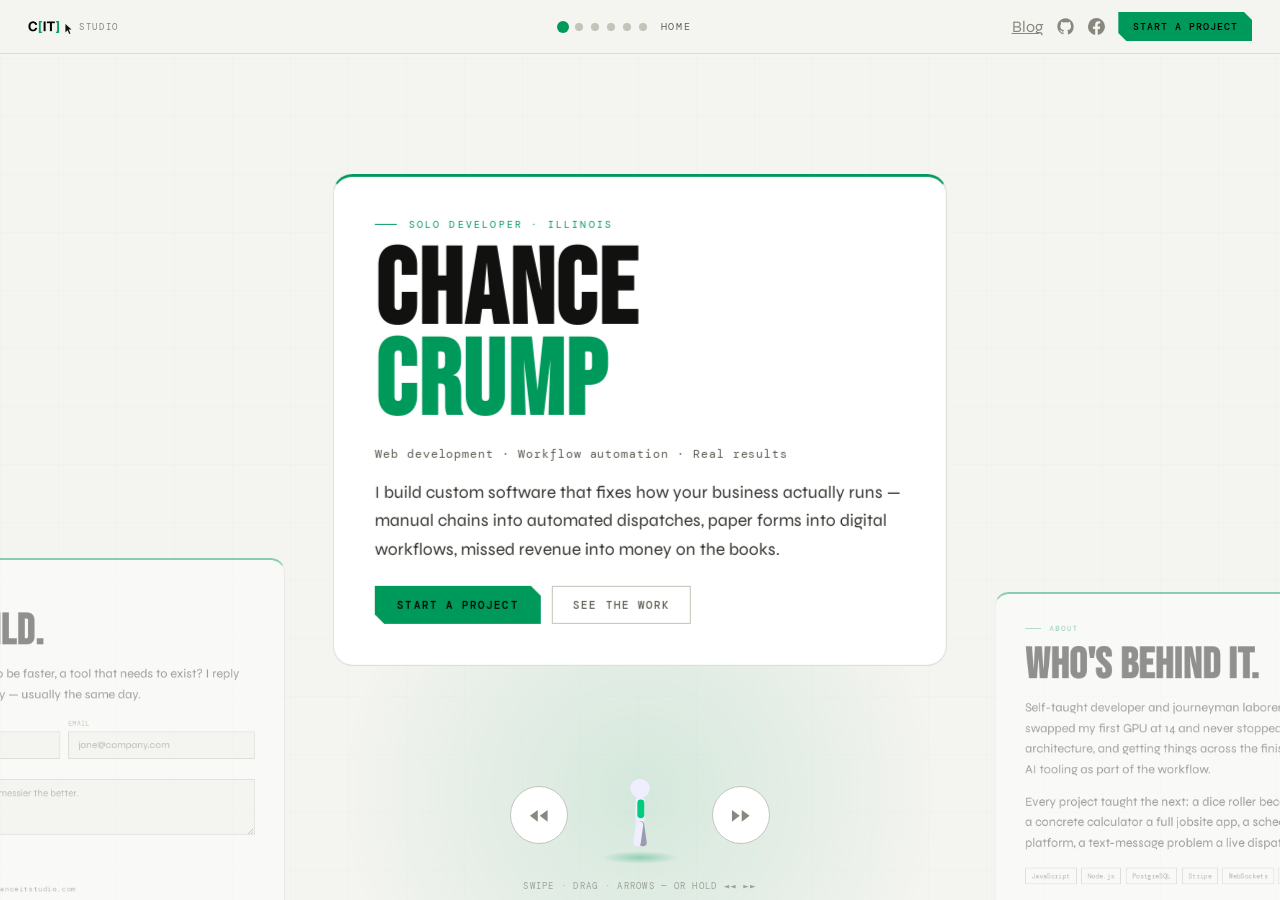
<file: index.html>
<!DOCTYPE html>
<html lang="en">
<head>
<meta charset="UTF-8">
<meta name="viewport" content="width=device-width, initial-scale=1.0, viewport-fit=cover">
<title>Chance IT Studio — Custom Web Apps & Workflow Automation | Illinois</title>
<meta name="description" content="Chance IT Studio builds custom web apps, SaaS platforms, dispatch systems, and workflow automation for small businesses. Solo developer based in Illinois. No templates — real software built around how you work.">
<meta name="keywords" content="custom web development, workflow automation, SaaS development, web apps Illinois, small business software, custom software developer, dispatch system">
<meta name="author" content="Chance Crump">
<meta name="robots" content="index, follow">
<link rel="canonical" href="https://chanceitstudio.com/">

<!-- Open Graph -->
<meta property="og:type" content="website">
<meta property="og:url" content="https://chanceitstudio.com/">
<meta property="og:title" content="Chance IT Studio — Custom Web Apps & Workflow Automation">
<meta property="og:description" content="I build custom web apps, SaaS platforms, and workflow automation for small businesses. Real software built around how you work — not a template that almost fits.">
<meta property="og:image" content="https://chanceitstudio.com/img/og-banner.png">
<meta property="og:image:type" content="image/png">
<meta property="og:image:width" content="1200">
<meta property="og:image:height" content="630">
<meta property="og:image:alt" content="Chance IT Studio — C[IT]">
<meta property="og:site_name" content="Chance IT Studio">
<meta property="og:locale" content="en_US">

<!-- Twitter -->
<meta name="twitter:card" content="summary_large_image">
<meta name="twitter:title" content="Chance IT Studio — Custom Web Apps & Workflow Automation">
<meta name="twitter:description" content="Custom web apps, SaaS platforms, and workflow automation for small businesses. Real software built around how you work.">
<meta name="twitter:image" content="https://chanceitstudio.com/img/og-banner.png">
<meta name="twitter:image:alt" content="Chance IT Studio — C[IT]">

<!-- Schema.org -->
<script type="application/ld+json">
{
  "@context":"https://schema.org",
  "@type":"ProfessionalService",
  "name":"Chance IT Studio",
  "url":"https://chanceitstudio.com",
  "logo":"https://chanceitstudio.com/img/CIT-black-bg.png",
  "image":"https://chanceitstudio.com/img/og-banner.png",
  "description":"Custom web apps, SaaS platforms, dispatch systems, and workflow automation for small businesses. Based in Illinois.",
  "founder":{"@type":"Person","name":"Chance Crump","jobTitle":"Web Developer & Software Engineer"},
  "address":{"@type":"PostalAddress","addressRegion":"IL","addressCountry":"US"},
  "areaServed":"US",
  "serviceType":["Custom Web Application Development","Workflow Automation","SaaS Development","Business Websites","Site Maintenance and Hosting","Custom System Builds"],
  "sameAs":["https://github.com/CjCrump","https://www.facebook.com/ChanceITstudio/"]
}
</script>

<link rel="icon" type="image/png" sizes="32x32" href="img/favicon-32.png">
<link rel="icon" type="image/png" sizes="512x512" href="img/favicon.png">
<link rel="apple-touch-icon" sizes="180x180" href="img/apple-touch-icon.png">
<link rel="preconnect" href="https://fonts.googleapis.com">
<link rel="preconnect" href="https://fonts.gstatic.com" crossorigin>
<link href="https://fonts.googleapis.com/css2?family=DM+Mono:wght@300;400;500&family=Bebas+Neue&family=Syne:wght@400;500;700;800&display=swap" rel="stylesheet">
<link rel="stylesheet" href="styles.css">
</head>
<body>

<div class="acc-glow"></div>

<!-- ============================ HEADER ============================ -->
<header>
  <a href="#hero" class="logo" data-go="0" aria-label="Chance IT Studio — home">
    <picture>
      <source srcset="img/CIT-white-bg.png" media="(prefers-color-scheme: light)">
      <img src="img/CIT-black-bg.png" alt="Chance IT Studio">
    </picture>
    <svg class="cursor" width="7" height="10" viewBox="0 0 16 26" fill="none" xmlns="http://www.w3.org/2000/svg">
      <polygon points="0,0 0,22 5.5,16 10,26 13,24.5 8.5,14.5 16,14.5" fill="var(--white)"/>
    </svg>
    <small>Studio</small>
  </a>

  <nav class="nav" aria-label="Section navigation">
    <div class="nav-dots" id="navDots"></div>
    <span class="nav-label" id="navLabel">Home</span>
  </nav>

  <div class="h-right">
    <a class="soc" href="/blog/" aria-label="Blog">Blog</a>
    <a class="soc" href="https://github.com/CjCrump" target="_blank" rel="noopener" aria-label="GitHub">
      <svg viewBox="0 0 24 24"><path d="M12 .5C5.7.5.5 5.7.5 12c0 5.1 3.3 9.4 7.9 10.9.6.1.8-.2.8-.5v-2c-3.2.7-3.9-1.4-3.9-1.4-.5-1.3-1.3-1.7-1.3-1.7-1-.7.1-.7.1-.7 1.2.1 1.8 1.2 1.8 1.2 1 1.8 2.7 1.3 3.4 1 .1-.7.4-1.3.7-1.6-2.6-.3-5.3-1.3-5.3-5.8 0-1.3.5-2.3 1.2-3.1-.1-.3-.5-1.5.1-3.1 0 0 1-.3 3.3 1.2a11.5 11.5 0 0 1 6 0c2.3-1.5 3.3-1.2 3.3-1.2.6 1.6.2 2.8.1 3.1.8.8 1.2 1.8 1.2 3.1 0 4.5-2.7 5.5-5.3 5.8.4.4.8 1.1.8 2.2v3.3c0 .3.2.6.8.5A11.5 11.5 0 0 0 23.5 12C23.5 5.7 18.3.5 12 .5z"/></svg>
    </a>
    <a class="soc" href="https://www.facebook.com/ChanceITstudio/" target="_blank" rel="noopener" aria-label="Facebook">
      <svg viewBox="0 0 24 24"><path d="M24 12a12 12 0 1 0-13.9 11.9v-8.4H7v-3.5h3.1V9.4c0-3 1.8-4.7 4.5-4.7 1.3 0 2.7.2 2.7.2v3h-1.5c-1.5 0-2 .9-2 1.9v2.2h3.4l-.5 3.5h-2.9v8.4A12 12 0 0 0 24 12z"/></svg>
    </a>
    <a class="h-cta" href="#contact" data-go="5">Start a project</a>
  </div>
</header>

<!-- ============================ STAGE / WHEEL ============================ -->
<main class="stage" id="stage" tabindex="0" role="application"
      aria-label="Chance IT Studio. Spin the wheel to move between sections — swipe, drag, arrow keys, the dots up top, or the rewind and fast-forward buttons.">

  <div class="tiles" id="tiles">

    <!-- 0 · HERO -->
    <section class="tile" id="hero" aria-label="Home">
      <span class="eyebrow">Solo developer · Illinois</span>
      <h1 class="hero-name">CHANCE<br><span class="g">CRUMP</span></h1>
      <p class="role">Web development · Workflow automation · Real results</p>
      <p class="lead">I build custom software that fixes how your business actually runs — manual chains into automated dispatches, paper forms into digital workflows, missed revenue into money on the books.</p>
      <div class="cta-row">
        <a class="btn btn-fill" href="#contact" data-go="5">Start a project</a>
        <a class="btn btn-line" href="#work" data-go="2">See the work</a>
      </div>
    </section>

    <!-- 1 · ABOUT -->
    <section class="tile" id="about" aria-label="About">
      <span class="eyebrow">About</span>
      <h2 class="sh">Who's behind it.</h2>
      <p class="lead">Self-taught developer and journeyman laborer out of Illinois. I swapped my first GPU at 14 and never stopped. My value is judgment, architecture, and getting things across the finish line — with modern AI tooling as part of the workflow.</p>
      <p class="lead">Every project taught the next: a dice roller became a session tracker, a concrete calculator a full jobsite app, a scheduler a transaction platform, a text-message problem a live dispatch system.</p>
      <div class="chips">
        <span>JavaScript</span><span>Node.js</span><span>PostgreSQL</span><span>Stripe</span><span>WebSockets</span><span>PWA</span><span>Cloudflare</span>
      </div>
    </section>

    <!-- 2 · WORK -->
    <section class="tile" id="work" aria-label="Work">
      <span class="eyebrow">Selected work</span>
      <h2 class="sh">Built &amp; shipped.</h2>
      <div class="proj-grid">
        <a class="proj" style="--pa:var(--green)" href="https://tcmvp.com" target="_blank" rel="noopener">
          <div class="proj-top"><span class="proj-name">TCMVP</span><span class="proj-arrow">↗</span></div>
          <p class="proj-desc">Real estate transaction-coordinator SaaS — deadline tracking, contract parsing, Stripe billing.</p>
          <div class="proj-stack"><span>Node.js</span><span>PostgreSQL</span><span>Stripe</span></div>
        </a>
        <a class="proj" style="--pa:var(--orange)" href="https://smokesignaldispatch.com/landing" target="_blank" rel="noopener">
          <div class="proj-top"><span class="proj-name">SmokeSignal</span><span class="proj-arrow">↗</span></div>
          <p class="proj-desc">Real-time crew dispatch over WebSockets — structured assignments, no more group texts. Live with its first client.</p>
          <div class="proj-stack"><span>WebSockets</span><span>Twilio</span></div>
        </a>
        <a class="proj" style="--pa:var(--lime)" href="https://gloveson.chanceitstudio.com" target="_blank" rel="noopener">
          <div class="proj-top"><span class="proj-name">GlovesOn</span><span class="proj-arrow">↗</span></div>
          <p class="proj-desc">Offline-first jobsite PWA — materials calc, unit converter, time log with OT. Glove-friendly, no account.</p>
          <div class="proj-stack"><span>PWA</span><span>Vanilla JS</span></div>
        </a>
        <a class="proj" style="--pa:var(--cyan)" href="https://ttdice.chanceitstudio.com" target="_blank" rel="noopener">
          <div class="proj-top"><span class="proj-name">TTDice</span><span class="proj-arrow">↗</span></div>
          <p class="proj-desc">Fast, provably-fair tabletop dice roller — session stats, saved presets, community logging.</p>
          <div class="proj-stack"><span>Vanilla JS</span><span>Supabase</span></div>
        </a>
      </div>
    </section>

    <!-- 3 · SERVICES -->
    <section class="tile" id="services" aria-label="Services">
      <span class="eyebrow">Services</span>
      <h2 class="sh">What I build.</h2>
      <div class="svc-grid">
        <div class="svc"><span class="n">01</span><div><div class="nm">Custom web apps</div><div class="ds">Auth, billing, dashboards, real business logic.</div></div></div>
        <div class="svc"><span class="n">02</span><div><div class="nm">Sites &amp; landing pages</div><div class="ds">Fast, hand-coded, yours to own.</div></div></div>
        <div class="svc"><span class="n">03</span><div><div class="nm">Maintenance &amp; hosting</div><div class="ds">Content, performance, and uptime handled.</div></div></div>
        <div class="svc"><span class="n">04</span><div><div class="nm">Workflow automation</div><div class="ds">Kill the bottleneck, capture the revenue.</div></div></div>
        <div class="svc"><span class="n">05</span><div><div class="nm">Custom system builds</div><div class="ds">Windows, Linux, Pi — desktop or server.</div></div></div>
        <div class="svc"><span class="n">06</span><div><div class="nm">Performance &amp; audits</div><div class="ds">Plain-English diagnosis, no upsell.</div></div></div>
      </div>
    </section>

    <!-- 4 · PROCESS -->
    <section class="tile" id="process" aria-label="Process">
      <span class="eyebrow">How it works</span>
      <h2 class="sh">No surprises.</h2>
      <div class="steps">
        <div class="step"><span class="n">01</span><div><div class="nm">Discovery call — free</div><div class="ds">Tell me what you're fixing. I get to the real problem and tell you straight what's worth building.</div></div></div>
        <div class="step"><span class="n">02</span><div><div class="nm">Scoped proposal — flat rate</div><div class="ds">Exactly what gets built, what it costs, how long. Agreed before work starts.</div></div></div>
        <div class="step"><span class="n">03</span><div><div class="nm">Build &amp; review</div><div class="ds">You see real, running software at each stage — not mockups you have to imagine.</div></div></div>
        <div class="step"><span class="n">04</span><div><div class="nm">Deploy &amp; stick around</div><div class="ds">I deploy it, walk you through it, and stay reachable.</div></div></div>
      </div>
    </section>

    <!-- 5 · CONTACT -->
    <section class="tile" id="contact" aria-label="Contact">
      <span class="eyebrow">Get in touch</span>
      <h2 class="sh">Let's build.</h2>
      <p class="lead">A process that needs to be faster, a tool that needs to exist? I reply within one business day — usually the same day.</p>
      <form class="cform" id="cform" novalidate>
        <input type="hidden" name="access_key" value="75aa6456-ed71-45be-a4ba-6037b67505bd">
        <input type="hidden" name="subject" value="New Lead — Chance IT Studio">
        <input type="hidden" name="from_name" value="Chance IT Studio Contact Form">
        <input type="hidden" name="redirect" value="false">
        <input type="checkbox" name="botcheck" class="honeypot" tabindex="-1" autocomplete="off">
        <div class="frow">
          <div class="field"><label for="f-name">Name</label>
            <input type="text" id="f-name" name="name" placeholder="Jane Smith" autocomplete="name" maxlength="100" required></div>
          <div class="field"><label for="f-email">Email</label>
            <input type="email" id="f-email" name="email" placeholder="jane@company.com" autocomplete="email" maxlength="200" required></div>
        </div>
        <div class="field"><label for="f-msg">What do you need built?</label>
          <textarea id="f-msg" name="message" placeholder="Describe the problem. The messier the better." maxlength="3000" required></textarea></div>
        <div class="form-foot">
          <button type="submit" class="btn btn-fill" id="fsubmit">Send it →</button>
          <span id="fstatus"></span>
        </div>
      </form>
      <div class="contact-links">
        <a class="clink" href="https://github.com/CjCrump" target="_blank" rel="noopener">GitHub</a>
        <a class="clink" href="https://www.facebook.com/ChanceITstudio/" target="_blank" rel="noopener">Facebook</a>
        <a class="clink" href="https://chanceitstudio.com" target="_blank" rel="noopener">chanceitstudio.com</a>
      </div>
      <div class="copy">© 2026 Chance IT Studio LLC — Built in Illinois.</div>
    </section>

  </div>

  <!-- avatar + rewind / fast-forward (centered at the bottom of the wheel) -->
  <div class="deck" id="deck">
    <button class="ctrl" id="rw" aria-label="Previous section (hold to spin)">
      <svg viewBox="0 0 24 24"><path d="M11 6v12l-8-6zM21 6v12l-8-6z"/></svg>
    </button>

    <!-- AVATAR — placeholder until sprite sheet arrives. JS drives run speed + facing. -->
    <div class="runner" id="runner" aria-hidden="true">
      <svg width="40" height="50" viewBox="0 0 24 30">
        <circle cx="12" cy="5" r="3.6" fill="#eeeeff"/>
        <rect x="10.3" y="8.2" width="3.4" height="10" rx="1.5" fill="#eeeeff"/>
        <rect id="arm"  x="11" y="9.2" width="2.6" height="7" rx="1.3" fill="#00cc7a"/>
        <rect class="leg" id="legB" x="10.6" y="17.4" width="2.8" height="9.4" rx="1.4" fill="#9a9ab2"/>
        <rect class="leg" id="legF" x="10.6" y="17.4" width="2.8" height="9.4" rx="1.4" fill="#eeeeff"/>
      </svg>
    </div>

    <button class="ctrl" id="ff" aria-label="Next section (hold to spin)">
      <svg viewBox="0 0 24 24"><path d="M13 6v12l8-6zM3 6v12l8-6z"/></svg>
    </button>
  </div>

  <div class="hint" id="hint">swipe · drag · arrows — or hold ◄◄ ►►</div>
</main>

<script src="script.js" defer></script>
</body>
</html>
</file>
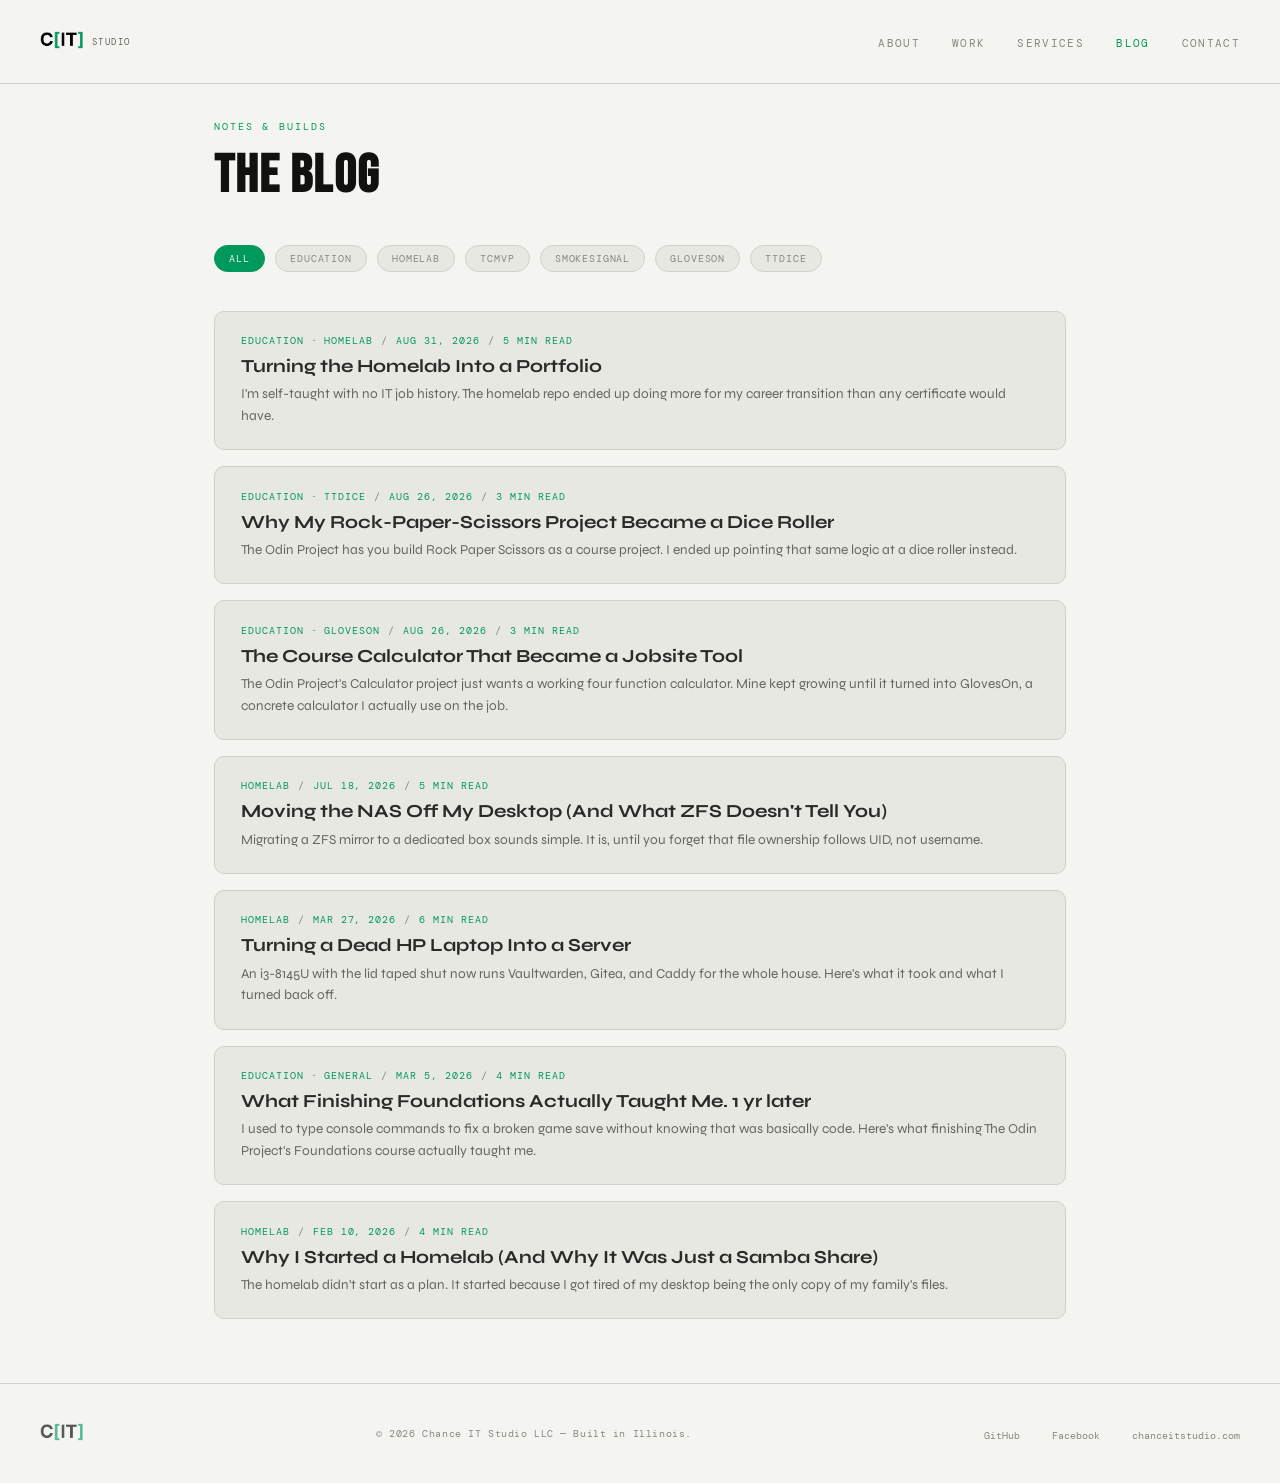
<file: blog/index.html>
<!DOCTYPE html>
<html lang="en">
<head>
<meta charset="UTF-8">
<meta name="viewport" content="width=device-width, initial-scale=1.0">
<title>Blog — Chance IT Studio</title>
<meta name="description" content="Notes on building custom web apps, running a homelab, and the products behind Chance IT Studio.">
<link rel="canonical" href="https://chanceitstudio.com/blog/">
<meta name="robots" content="index, follow">

<meta property="og:type" content="website">
<meta property="og:url" content="https://chanceitstudio.com/blog/">
<meta property="og:title" content="Blog — Chance IT Studio">
<meta property="og:description" content="Notes on building custom web apps, running a homelab, and the products behind Chance IT Studio.">
<meta property="og:image" content="https://chanceitstudio.com/img/CIT-black-bg.png">
<meta property="og:site_name" content="Chance IT Studio">

<link rel="icon" type="image/png" href="/img/favicon.png">
<link href="https://fonts.googleapis.com/css2?family=DM+Mono:wght@300;400;500&family=Bebas+Neue&family=Syne:wght@400;500;700;800&display=swap" rel="stylesheet">
<link rel="stylesheet" href="/blog/blog.css">
</head>
<body>

<nav id="nav">
  <a href="/" class="nav-logo">
    <picture>
      <source srcset="/img/CIT-white-bg.png" media="(prefers-color-scheme: light)">
      <img src="/img/CIT-black-bg.png" alt="Chance IT Studio" class="logo-img">
    </picture>
    <span class="logo-sub">Studio</span>
  </a>
  <ul class="nav-links">
    <li><a href="/#about">About</a></li>
    <li><a href="/#work">Work</a></li>
    <li><a href="/#services">Services</a></li>
    <li><a href="/blog/" class="active">Blog</a></li>
    <li><a href="/#contact">Contact</a></li>
  </ul>
</nav>

<main class="blog-wrap">
  <header class="blog-header">
    <div class="blog-eyebrow">Notes &amp; Builds</div>
    <h1 class="blog-h1">The Blog</h1>
  </header>

  <div class="chip-row" id="chipRow">
    <button class="chip active" data-cat="all">All</button>
    <button class="chip" data-cat="education">Education</button>
    <button class="chip" data-cat="homelab">Homelab</button>
    <button class="chip" data-cat="tcmvp">TCMVP</button>
    <button class="chip" data-cat="smokesignal">SmokeSignal</button>
    <button class="chip" data-cat="gloveson">GlovesOn</button>
    <button class="chip" data-cat="ttdice">TTDice</button>
  </div>

  <div class="post-grid" id="postGrid">
    <div class="post-empty">Loading posts…</div>
  </div>
</main>

<footer>
  <a href="/" class="nav-logo" style="opacity:.65">
    <picture>
      <source srcset="/img/CIT-white-bg.png" media="(prefers-color-scheme: light)">
      <img src="/img/CIT-black-bg.png" alt="Chance IT Studio" class="logo-img">
    </picture>
  </a>
  <div class="footer-copy">© 2026 Chance IT Studio LLC — Built in Illinois.</div>
  <ul class="footer-links">
    <li><a href="https://github.com/CjCrump" target="_blank">GitHub</a></li>
    <li><a href="https://www.facebook.com/ChanceITstudio/" target="_blank">Facebook</a></li>
    <li><a href="/">chanceitstudio.com</a></li>
  </ul>
</footer>

<script>
const CAT_LABELS = { education:'Education', homelab:'Homelab', tcmvp:'TCMVP', smokesignal:'SmokeSignal', gloveson:'GlovesOn', ttdice:'TTDice', general:'General' };

let posts = [];
let activeCat = 'all';

function fmtDate(iso) {
  const d = new Date(iso + 'T00:00:00');
  return d.toLocaleDateString('en-US', { month:'short', day:'numeric', year:'numeric' });
}

function render() {
  const grid = document.getElementById('postGrid');
  const list = posts
    .filter(p => activeCat === 'all' || p.tags.includes(activeCat))
    .sort((a,b) => b.date.localeCompare(a.date));

  if (!list.length) {
    grid.innerHTML = '<div class="post-empty">No posts in this category yet.</div>';
    return;
  }

  grid.innerHTML = list.map(p => `
    <a class="post-card" href="/blog/posts/${p.slug}.html">
      <div class="post-meta">${p.tags.map(t => CAT_LABELS[t] || t).join(' · ')}<span class="sep">/</span>${fmtDate(p.date)}<span class="sep">/</span>${p.readMins} min read</div>
      <div class="post-title">${p.title}</div>
      <div class="post-excerpt">${p.excerpt}</div>
    </a>
  `).join('');
}

document.getElementById('chipRow').addEventListener('click', e => {
  const btn = e.target.closest('.chip');
  if (!btn) return;
  document.querySelectorAll('.chip').forEach(c => c.classList.remove('active'));
  btn.classList.add('active');
  activeCat = btn.dataset.cat;
  render();
});

fetch('/blog/data/posts.json')
  .then(r => r.json())
  .then(data => { posts = data; render(); })
  .catch(() => {
    document.getElementById('postGrid').innerHTML = '<div class="post-empty">Couldn\'t load posts.</div>';
  });
</script>
</body>
</html>
</file>
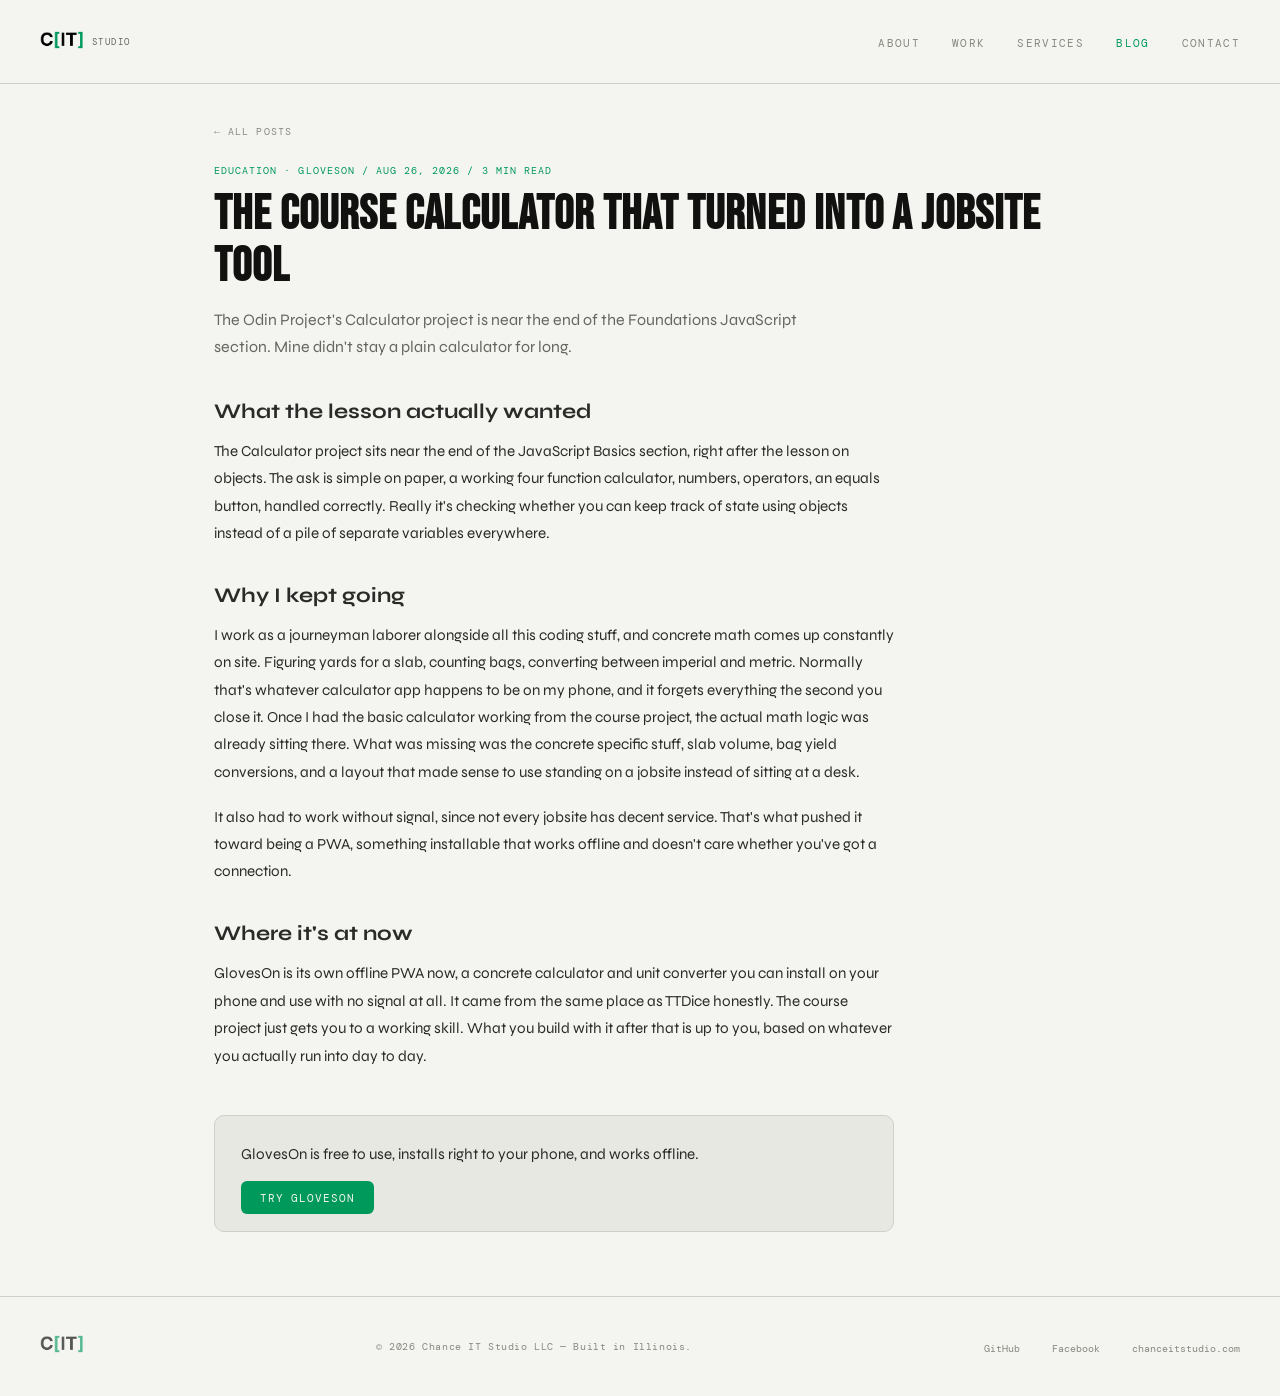
<file: blog/posts/calculator-became-gloveson.html>
<!DOCTYPE html>
<html lang="en">
<head>
<meta charset="UTF-8">
<meta name="viewport" content="width=device-width, initial-scale=1.0">
<title>The Course Calculator That Turned Into a Jobsite Tool | Chance IT Studio</title>
<meta name="description" content="The Odin Project's Calculator project just asks for a working four function calculator. Mine kept growing, and it became GlovesOn.">
<link rel="canonical" href="https://chanceitstudio.com/blog/posts/calculator-became-gloveson.html">
<meta name="robots" content="index, follow">

<meta property="og:type" content="article">
<meta property="og:url" content="https://chanceitstudio.com/blog/posts/calculator-became-gloveson.html">
<meta property="og:title" content="The Course Calculator That Turned Into a Jobsite Tool">
<meta property="og:description" content="The Odin Project's Calculator project just asks for a working four function calculator. Mine kept growing, and it became GlovesOn.">
<meta property="og:image" content="https://chanceitstudio.com/img/CIT-black-bg.png">
<meta property="og:site_name" content="Chance IT Studio">

<link rel="icon" type="image/png" href="/img/favicon.png">
<link href="https://fonts.googleapis.com/css2?family=DM+Mono:wght@300;400;500&family=Bebas+Neue&family=Syne:wght@400;500;700;800&display=swap" rel="stylesheet">
<link rel="stylesheet" href="/blog/blog.css">
</head>
<body>

<nav id="nav">
  <a href="/" class="nav-logo">
    <picture>
      <source srcset="/img/CIT-white-bg.png" media="(prefers-color-scheme: light)">
      <img src="/img/CIT-black-bg.png" alt="Chance IT Studio" class="logo-img">
    </picture>
    <span class="logo-sub">Studio</span>
  </a>
  <ul class="nav-links">
    <li><a href="/#about">About</a></li>
    <li><a href="/#work">Work</a></li>
    <li><a href="/#services">Services</a></li>
    <li><a href="/blog/" class="active">Blog</a></li>
    <li><a href="/#contact">Contact</a></li>
  </ul>
</nav>

<main class="blog-wrap">
  <a href="/blog/" class="post-back">&larr; All posts</a>

  <header>
    <div class="post-hero-meta">Education · GlovesOn / Aug 26, 2026 / 3 min read</div>
    <h1 class="post-hero-title">The Course Calculator That Turned Into a Jobsite Tool</h1>
    <p class="post-dek">The Odin Project's Calculator project is near the end of the Foundations JavaScript section. Mine didn't stay a plain calculator for long.</p>
  </header>

  <article class="post-body">
    <h2>What the lesson actually wanted</h2>
    <p>The Calculator project sits near the end of the JavaScript Basics section, right after the lesson on objects. The ask is simple on paper, a working four function calculator, numbers, operators, an equals button, handled correctly. Really it's checking whether you can keep track of state using objects instead of a pile of separate variables everywhere.</p>

    <h2>Why I kept going</h2>
    <p>I work as a journeyman laborer alongside all this coding stuff, and concrete math comes up constantly on site. Figuring yards for a slab, counting bags, converting between imperial and metric. Normally that's whatever calculator app happens to be on my phone, and it forgets everything the second you close it. Once I had the basic calculator working from the course project, the actual math logic was already sitting there. What was missing was the concrete specific stuff, slab volume, bag yield conversions, and a layout that made sense to use standing on a jobsite instead of sitting at a desk.</p>
    <p>It also had to work without signal, since not every jobsite has decent service. That's what pushed it toward being a PWA, something installable that works offline and doesn't care whether you've got a connection.</p>

    <h2>Where it's at now</h2>
    <p>GlovesOn is its own offline PWA now, a concrete calculator and unit converter you can install on your phone and use with no signal at all. It came from the same place as TTDice honestly. The course project just gets you to a working skill. What you build with it after that is up to you, based on whatever you actually run into day to day.</p>

    <div class="post-cta">
      <p>GlovesOn is free to use, installs right to your phone, and works offline.</p>
      <a class="btn" href="https://gloveson.chanceitstudio.com">Try GlovesOn</a>
    </div>
  </article>
</main>

<footer>
  <a href="/" class="nav-logo" style="opacity:.65">
    <picture>
      <source srcset="/img/CIT-white-bg.png" media="(prefers-color-scheme: light)">
      <img src="/img/CIT-black-bg.png" alt="Chance IT Studio" class="logo-img">
    </picture>
  </a>
  <div class="footer-copy">© 2026 Chance IT Studio LLC — Built in Illinois.</div>
  <ul class="footer-links">
    <li><a href="https://github.com/CjCrump" target="_blank">GitHub</a></li>
    <li><a href="https://www.facebook.com/ChanceITstudio/" target="_blank">Facebook</a></li>
    <li><a href="/">chanceitstudio.com</a></li>
  </ul>
</footer>

</body>
</html>
</file>
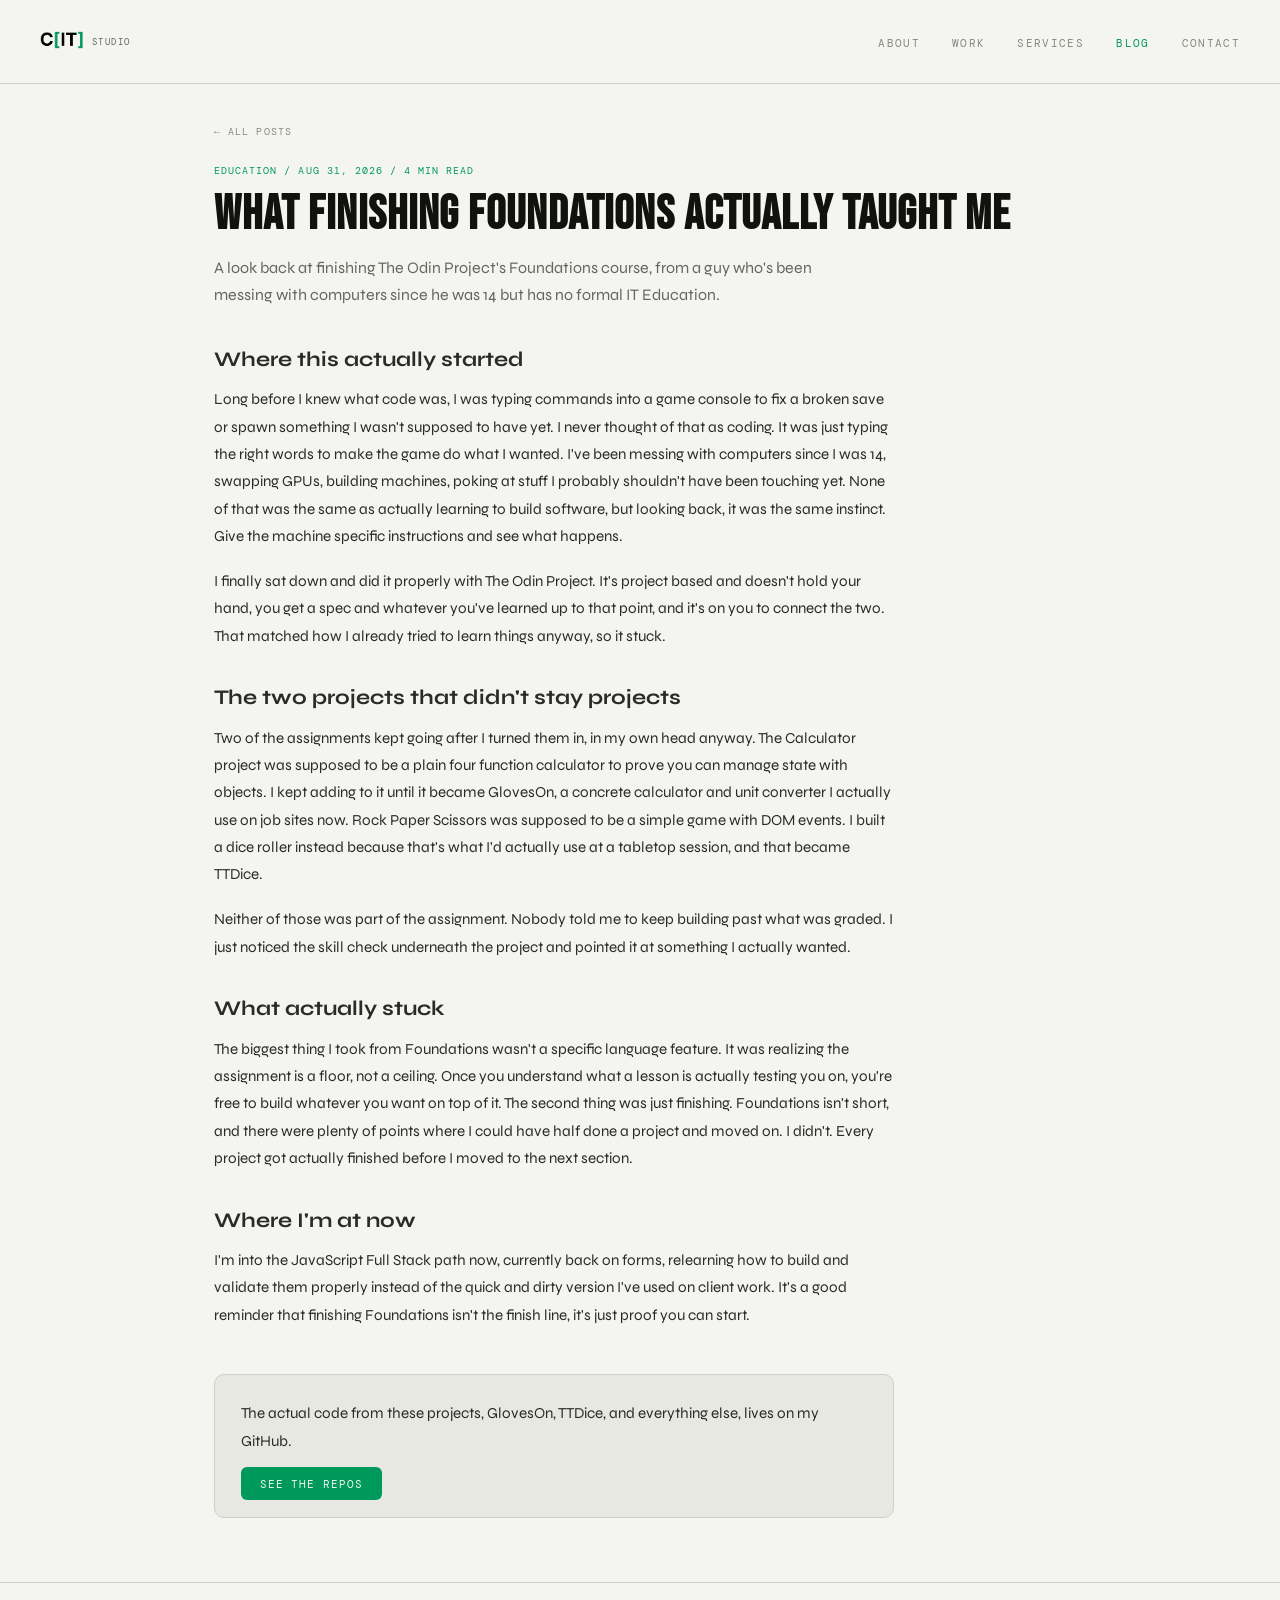
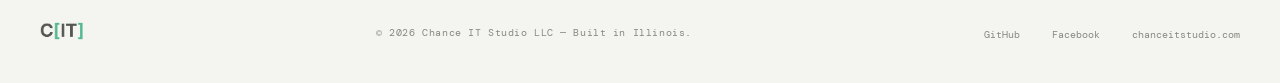
<file: blog/posts/finishing-foundations.html>
<!DOCTYPE html>
<html lang="en">
<head>
<meta charset="UTF-8">
<meta name="viewport" content="width=device-width, initial-scale=1.0">
<title>What Finishing Foundations Actually Taught Me | Chance IT Studio</title>
<meta name="description" content="I used to type console commands to fix a broken save without knowing that was basically code. Here's what finishing The Odin Project's Foundations course actually taught me.">
<link rel="canonical" href="https://chanceitstudio.com/blog/posts/finishing-foundations.html">
<meta name="robots" content="index, follow">

<meta property="og:type" content="article">
<meta property="og:url" content="https://chanceitstudio.com/blog/posts/finishing-foundations.html">
<meta property="og:title" content="What Finishing Foundations Actually Taught Me">
<meta property="og:description" content="I used to type console commands to fix a broken save without knowing that was basically code. Here's what finishing The Odin Project's Foundations course actually taught me.">
<meta property="og:image" content="https://chanceitstudio.com/img/CIT-black-bg.png">
<meta property="og:site_name" content="Chance IT Studio">

<link rel="icon" type="image/png" href="/img/favicon.png">
<link href="https://fonts.googleapis.com/css2?family=DM+Mono:wght@300;400;500&family=Bebas+Neue&family=Syne:wght@400;500;700;800&display=swap" rel="stylesheet">
<link rel="stylesheet" href="/blog/blog.css">
</head>
<body>

<nav id="nav">
  <a href="/" class="nav-logo">
    <picture>
      <source srcset="/img/CIT-white-bg.png" media="(prefers-color-scheme: light)">
      <img src="/img/CIT-black-bg.png" alt="Chance IT Studio" class="logo-img">
    </picture>
    <span class="logo-sub">Studio</span>
  </a>
  <ul class="nav-links">
    <li><a href="/#about">About</a></li>
    <li><a href="/#work">Work</a></li>
    <li><a href="/#services">Services</a></li>
    <li><a href="/blog/" class="active">Blog</a></li>
    <li><a href="/#contact">Contact</a></li>
  </ul>
</nav>

<main class="blog-wrap">
  <a href="/blog/" class="post-back">&larr; All posts</a>

  <header>
    <div class="post-hero-meta">Education / Aug 31, 2026 / 4 min read</div>
    <h1 class="post-hero-title">What Finishing Foundations Actually Taught Me</h1>
    <p class="post-dek">A look back at finishing The Odin Project's Foundations course, from a guy who's been messing with computers since he was 14 but has no formal IT Education.</p>
  </header>

  <article class="post-body">
    <h2>Where this actually started</h2>
    <p>Long before I knew what code was, I was typing commands into a game console to fix a broken save or spawn something I wasn't supposed to have yet. I never thought of that as coding. It was just typing the right words to make the game do what I wanted. I've been messing with computers since I was 14, swapping GPUs, building machines, poking at stuff I probably shouldn't have been touching yet. None of that was the same as actually learning to build software, but looking back, it was the same instinct. Give the machine specific instructions and see what happens.</p>
    <p>I finally sat down and did it properly with The Odin Project. It's project based and doesn't hold your hand, you get a spec and whatever you've learned up to that point, and it's on you to connect the two. That matched how I already tried to learn things anyway, so it stuck.</p>

    <h2>The two projects that didn't stay projects</h2>
    <p>Two of the assignments kept going after I turned them in, in my own head anyway. The Calculator project was supposed to be a plain four function calculator to prove you can manage state with objects. I kept adding to it until it became GlovesOn, a concrete calculator and unit converter I actually use on job sites now. Rock Paper Scissors was supposed to be a simple game with DOM events. I built a dice roller instead because that's what I'd actually use at a tabletop session, and that became TTDice.</p>
    <p>Neither of those was part of the assignment. Nobody told me to keep building past what was graded. I just noticed the skill check underneath the project and pointed it at something I actually wanted.</p>

    <h2>What actually stuck</h2>
    <p>The biggest thing I took from Foundations wasn't a specific language feature. It was realizing the assignment is a floor, not a ceiling. Once you understand what a lesson is actually testing you on, you're free to build whatever you want on top of it. The second thing was just finishing. Foundations isn't short, and there were plenty of points where I could have half done a project and moved on. I didn't. Every project got actually finished before I moved to the next section.</p>

    <h2>Where I'm at now</h2>
    <p>I'm into the JavaScript Full Stack path now, currently back on forms, relearning how to build and validate them properly instead of the quick and dirty version I've used on client work. It's a good reminder that finishing Foundations isn't the finish line, it's just proof you can start.</p>

    <div class="post-cta">
      <p>The actual code from these projects, GlovesOn, TTDice, and everything else, lives on my GitHub.</p>
      <a class="btn" href="https://github.com/CjCrump">See the repos</a>
    </div>
  </article>
</main>

<footer>
  <a href="/" class="nav-logo" style="opacity:.65">
    <picture>
      <source srcset="/img/CIT-white-bg.png" media="(prefers-color-scheme: light)">
      <img src="/img/CIT-black-bg.png" alt="Chance IT Studio" class="logo-img">
    </picture>
  </a>
  <div class="footer-copy">© 2026 Chance IT Studio LLC — Built in Illinois.</div>
  <ul class="footer-links">
    <li><a href="https://github.com/CjCrump" target="_blank">GitHub</a></li>
    <li><a href="https://www.facebook.com/ChanceITstudio/" target="_blank">Facebook</a></li>
    <li><a href="/">chanceitstudio.com</a></li>
  </ul>
</footer>

</body>
</html>
</file>
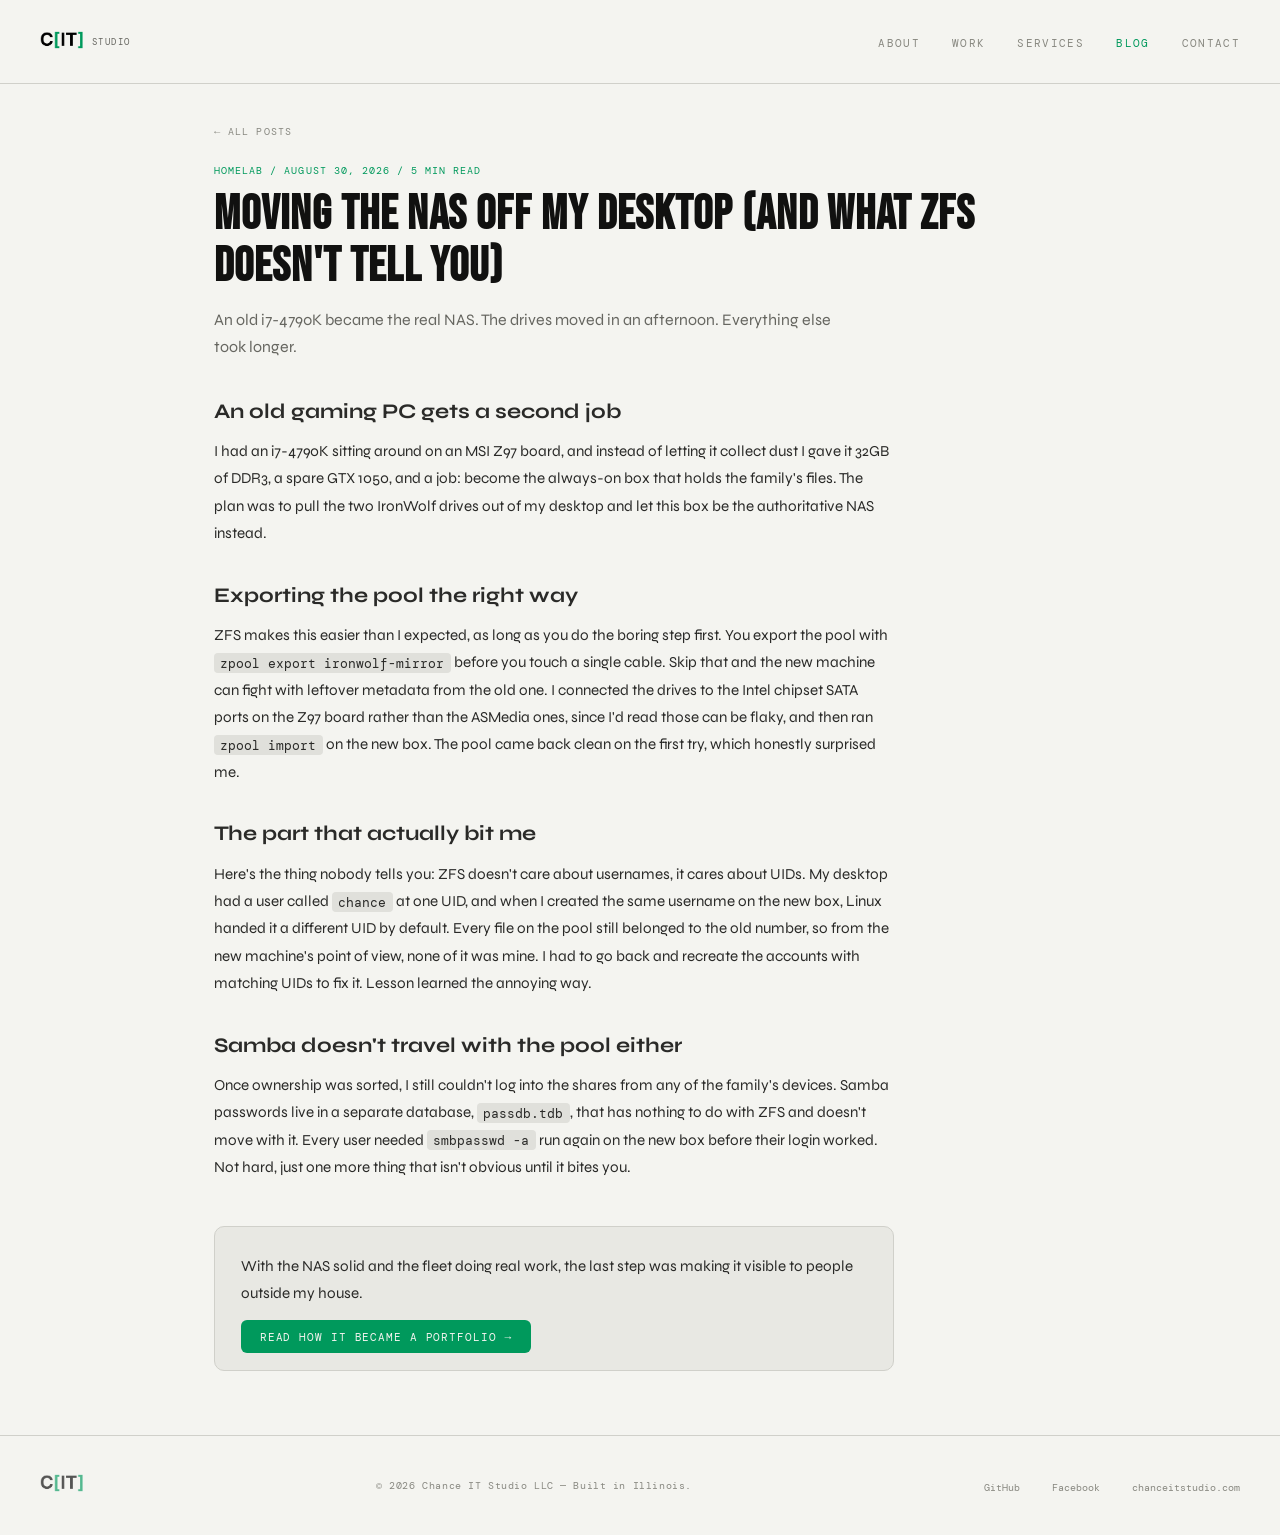
<file: blog/posts/moving-the-nas-off-my-desktop (1).html>
<!DOCTYPE html>
<html lang="en">
<head>
<meta charset="UTF-8">
<meta name="viewport" content="width=device-width, initial-scale=1.0">
<title>Moving the NAS Off My Desktop (And What ZFS Doesn't Tell You) — Chance IT Studio</title>
<meta name="description" content="Migrating a ZFS mirror to a dedicated box sounds simple. It is, until you forget that file ownership follows UID, not username.">
<link rel="canonical" href="https://chanceitstudio.com/blog/posts/moving-the-nas-off-my-desktop.html">
<meta name="robots" content="index, follow">

<meta property="og:type" content="article">
<meta property="og:url" content="https://chanceitstudio.com/blog/posts/moving-the-nas-off-my-desktop.html">
<meta property="og:title" content="Moving the NAS Off My Desktop (And What ZFS Doesn't Tell You)">
<meta property="og:description" content="Migrating a ZFS mirror to a dedicated box sounds simple. It is, until you forget that file ownership follows UID, not username.">
<meta property="og:image" content="https://chanceitstudio.com/img/CIT-black-bg.png">
<meta property="og:site_name" content="Chance IT Studio">

<link rel="icon" type="image/png" href="/img/favicon.png">
<link href="https://fonts.googleapis.com/css2?family=DM+Mono:wght@300;400;500&family=Bebas+Neue&family=Syne:wght@400;500;700;800&display=swap" rel="stylesheet">
<link rel="stylesheet" href="/blog/blog.css">
</head>
<body>

<nav id="nav">
  <a href="/" class="nav-logo">
    <picture>
      <source srcset="/img/CIT-white-bg.png" media="(prefers-color-scheme: light)">
      <img src="/img/CIT-black-bg.png" alt="Chance IT Studio" class="logo-img">
    </picture>
    <span class="logo-sub">Studio</span>
  </a>
  <ul class="nav-links">
    <li><a href="/#about">About</a></li>
    <li><a href="/#work">Work</a></li>
    <li><a href="/#services">Services</a></li>
    <li><a href="/blog/" class="active">Blog</a></li>
    <li><a href="/#contact">Contact</a></li>
  </ul>
</nav>

<main class="blog-wrap">
  <a href="/blog/" class="post-back">&larr; All posts</a>

  <header>
    <div class="post-hero-meta">Homelab / August 30, 2026 / 5 min read</div>
    <h1 class="post-hero-title">Moving the NAS Off My Desktop (And What ZFS Doesn't Tell You)</h1>
    <p class="post-dek">An old i7-4790K became the real NAS. The drives moved in an afternoon. Everything else took longer.</p>
  </header>

  <article class="post-body">
    <h2>An old gaming PC gets a second job</h2>
    <p>I had an i7-4790K sitting around on an MSI Z97 board, and instead of letting it collect dust I gave it 32GB of DDR3, a spare GTX 1050, and a job: become the always-on box that holds the family's files. The plan was to pull the two IronWolf drives out of my desktop and let this box be the authoritative NAS instead.</p>

    <h2>Exporting the pool the right way</h2>
    <p>ZFS makes this easier than I expected, as long as you do the boring step first. You export the pool with <code>zpool export ironwolf-mirror</code> before you touch a single cable. Skip that and the new machine can fight with leftover metadata from the old one. I connected the drives to the Intel chipset SATA ports on the Z97 board rather than the ASMedia ones, since I'd read those can be flaky, and then ran <code>zpool import</code> on the new box. The pool came back clean on the first try, which honestly surprised me.</p>

    <h2>The part that actually bit me</h2>
    <p>Here's the thing nobody tells you: ZFS doesn't care about usernames, it cares about UIDs. My desktop had a user called <code>chance</code> at one UID, and when I created the same username on the new box, Linux handed it a different UID by default. Every file on the pool still belonged to the old number, so from the new machine's point of view, none of it was mine. I had to go back and recreate the accounts with matching UIDs to fix it. Lesson learned the annoying way.</p>

    <h2>Samba doesn't travel with the pool either</h2>
    <p>Once ownership was sorted, I still couldn't log into the shares from any of the family's devices. Samba passwords live in a separate database, <code>passdb.tdb</code>, that has nothing to do with ZFS and doesn't move with it. Every user needed <code>smbpasswd -a</code> run again on the new box before their login worked. Not hard, just one more thing that isn't obvious until it bites you.</p>

    <div class="post-cta">
      <p>With the NAS solid and the fleet doing real work, the last step was making it visible to people outside my house.</p>
      <a class="btn" href="/blog/posts/turning-the-homelab-into-a-portfolio.html">Read how it became a portfolio &rarr;</a>
    </div>
  </article>
</main>

<footer>
  <a href="/" class="nav-logo" style="opacity:.65">
    <picture>
      <source srcset="/img/CIT-white-bg.png" media="(prefers-color-scheme: light)">
      <img src="/img/CIT-black-bg.png" alt="Chance IT Studio" class="logo-img">
    </picture>
  </a>
  <div class="footer-copy">© 2026 Chance IT Studio LLC — Built in Illinois.</div>
  <ul class="footer-links">
    <li><a href="https://github.com/CjCrump" target="_blank">GitHub</a></li>
    <li><a href="https://www.facebook.com/ChanceITstudio/" target="_blank">Facebook</a></li>
    <li><a href="/">chanceitstudio.com</a></li>
  </ul>
</footer>

</body>
</html>
</file>
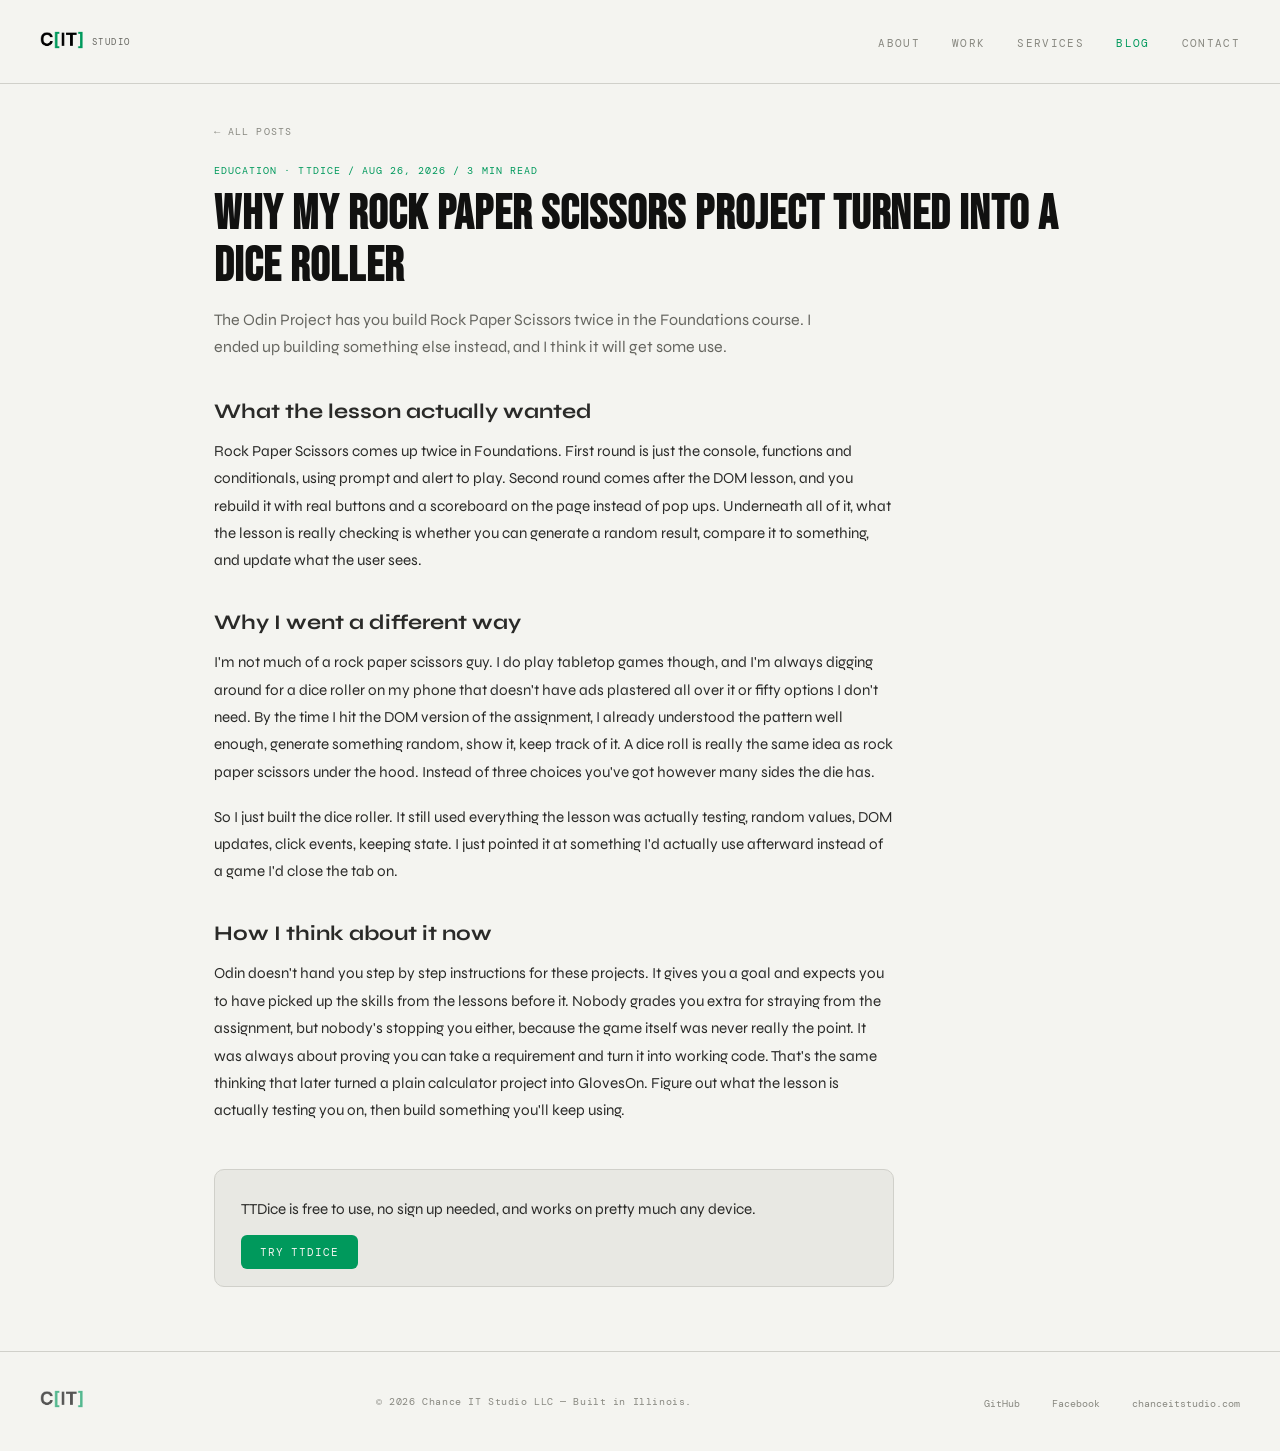
<file: blog/posts/rps-became-ttdice.html>
<!DOCTYPE html>
<html lang="en">
<head>
<meta charset="UTF-8">
<meta name="viewport" content="width=device-width, initial-scale=1.0">
<title>Why My Rock Paper Scissors Project Turned Into a Dice Roller | Chance IT Studio</title>
<meta name="description" content="The Odin Project has you build Rock Paper Scissors as a course project. I built a dice roller instead, and it turned into TTDice.">
<link rel="canonical" href="https://chanceitstudio.com/blog/posts/rps-became-ttdice.html">
<meta name="robots" content="index, follow">

<meta property="og:type" content="article">
<meta property="og:url" content="https://chanceitstudio.com/blog/posts/rps-became-ttdice.html">
<meta property="og:title" content="Why My Rock Paper Scissors Project Turned Into a Dice Roller">
<meta property="og:description" content="The Odin Project has you build Rock Paper Scissors as a course project. I built a dice roller instead, and it turned into TTDice.">
<meta property="og:image" content="https://chanceitstudio.com/img/CIT-black-bg.png">
<meta property="og:site_name" content="Chance IT Studio">

<link rel="icon" type="image/png" href="/img/favicon.png">
<link href="https://fonts.googleapis.com/css2?family=DM+Mono:wght@300;400;500&family=Bebas+Neue&family=Syne:wght@400;500;700;800&display=swap" rel="stylesheet">
<link rel="stylesheet" href="/blog/blog.css">
</head>
<body>

<nav id="nav">
  <a href="/" class="nav-logo">
    <picture>
      <source srcset="/img/CIT-white-bg.png" media="(prefers-color-scheme: light)">
      <img src="/img/CIT-black-bg.png" alt="Chance IT Studio" class="logo-img">
    </picture>
    <span class="logo-sub">Studio</span>
  </a>
  <ul class="nav-links">
    <li><a href="/#about">About</a></li>
    <li><a href="/#work">Work</a></li>
    <li><a href="/#services">Services</a></li>
    <li><a href="/blog/" class="active">Blog</a></li>
    <li><a href="/#contact">Contact</a></li>
  </ul>
</nav>

<main class="blog-wrap">
  <a href="/blog/" class="post-back">&larr; All posts</a>

  <header>
    <div class="post-hero-meta">Education · TTDice / Aug 26, 2026 / 3 min read</div>
    <h1 class="post-hero-title">Why My Rock Paper Scissors Project Turned Into a Dice Roller</h1>
    <p class="post-dek">The Odin Project has you build Rock Paper Scissors twice in the Foundations course. I ended up building something else instead, and I think it will get some use.</p>
  </header>

  <article class="post-body">
    <h2>What the lesson actually wanted</h2>
    <p>Rock Paper Scissors comes up twice in Foundations. First round is just the console, functions and conditionals, using prompt and alert to play. Second round comes after the DOM lesson, and you rebuild it with real buttons and a scoreboard on the page instead of pop ups. Underneath all of it, what the lesson is really checking is whether you can generate a random result, compare it to something, and update what the user sees.</p>

    <h2>Why I went a different way</h2>
    <p>I'm not much of a rock paper scissors guy. I do play tabletop games though, and I'm always digging around for a dice roller on my phone that doesn't have ads plastered all over it or fifty options I don't need. By the time I hit the DOM version of the assignment, I already understood the pattern well enough, generate something random, show it, keep track of it. A dice roll is really the same idea as rock paper scissors under the hood. Instead of three choices you've got however many sides the die has.</p>
    <p>So I just built the dice roller. It still used everything the lesson was actually testing, random values, DOM updates, click events, keeping state. I just pointed it at something I'd actually use afterward instead of a game I'd close the tab on.</p>

    <h2>How I think about it now</h2>
    <p>Odin doesn't hand you step by step instructions for these projects. It gives you a goal and expects you to have picked up the skills from the lessons before it. Nobody grades you extra for straying from the assignment, but nobody's stopping you either, because the game itself was never really the point. It was always about proving you can take a requirement and turn it into working code. That's the same thinking that later turned a plain calculator project into GlovesOn. Figure out what the lesson is actually testing you on, then build something you'll keep using.</p>

    <div class="post-cta">
      <p>TTDice is free to use, no sign up needed, and works on pretty much any device.</p>
      <a class="btn" href="https://ttdice.chanceitstudio.com">Try TTDice</a>
    </div>
  </article>
</main>

<footer>
  <a href="/" class="nav-logo" style="opacity:.65">
    <picture>
      <source srcset="/img/CIT-white-bg.png" media="(prefers-color-scheme: light)">
      <img src="/img/CIT-black-bg.png" alt="Chance IT Studio" class="logo-img">
    </picture>
  </a>
  <div class="footer-copy">© 2026 Chance IT Studio LLC — Built in Illinois.</div>
  <ul class="footer-links">
    <li><a href="https://github.com/CjCrump" target="_blank">GitHub</a></li>
    <li><a href="https://www.facebook.com/ChanceITstudio/" target="_blank">Facebook</a></li>
    <li><a href="/">chanceitstudio.com</a></li>
  </ul>
</footer>

</body>
</html>
</file>
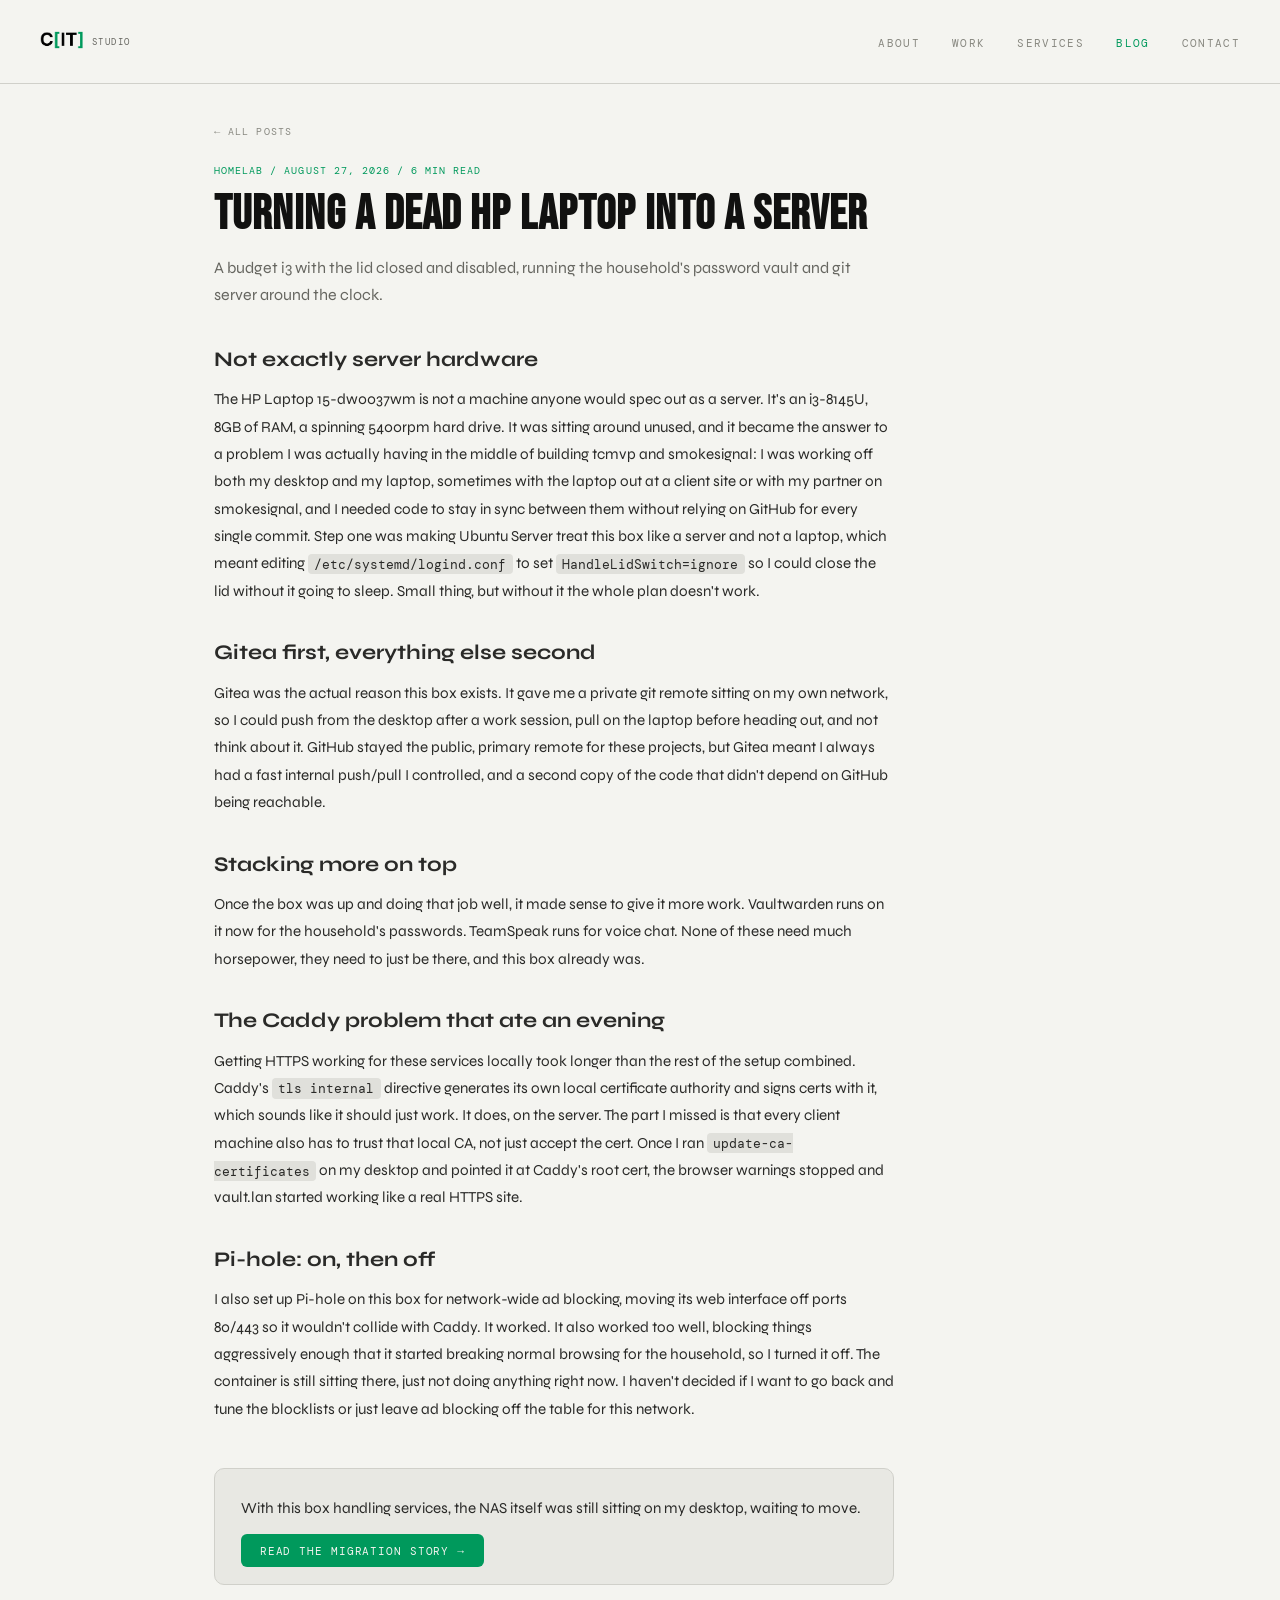
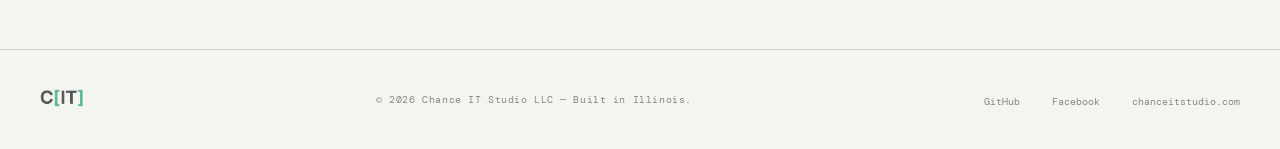
<file: blog/posts/turning-a-dead-hp-laptop-into-a-server (1).html>
<!DOCTYPE html>
<html lang="en">
<head>
<meta charset="UTF-8">
<meta name="viewport" content="width=device-width, initial-scale=1.0">
<title>Turning a Dead HP Laptop Into a Server — Chance IT Studio</title>
<meta name="description" content="An i3-8145U with the lid taped shut now runs Vaultwarden, Gitea, and Caddy for the whole house. Here's what it took and what I turned back off.">
<link rel="canonical" href="https://chanceitstudio.com/blog/posts/turning-a-dead-hp-laptop-into-a-server.html">
<meta name="robots" content="index, follow">

<meta property="og:type" content="article">
<meta property="og:url" content="https://chanceitstudio.com/blog/posts/turning-a-dead-hp-laptop-into-a-server.html">
<meta property="og:title" content="Turning a Dead HP Laptop Into a Server">
<meta property="og:description" content="An i3-8145U with the lid taped shut now runs Vaultwarden, Gitea, and Caddy for the whole house. Here's what it took and what I turned back off.">
<meta property="og:image" content="https://chanceitstudio.com/img/CIT-black-bg.png">
<meta property="og:site_name" content="Chance IT Studio">

<link rel="icon" type="image/png" href="/img/favicon.png">
<link href="https://fonts.googleapis.com/css2?family=DM+Mono:wght@300;400;500&family=Bebas+Neue&family=Syne:wght@400;500;700;800&display=swap" rel="stylesheet">
<link rel="stylesheet" href="/blog/blog.css">
</head>
<body>

<nav id="nav">
  <a href="/" class="nav-logo">
    <picture>
      <source srcset="/img/CIT-white-bg.png" media="(prefers-color-scheme: light)">
      <img src="/img/CIT-black-bg.png" alt="Chance IT Studio" class="logo-img">
    </picture>
    <span class="logo-sub">Studio</span>
  </a>
  <ul class="nav-links">
    <li><a href="/#about">About</a></li>
    <li><a href="/#work">Work</a></li>
    <li><a href="/#services">Services</a></li>
    <li><a href="/blog/" class="active">Blog</a></li>
    <li><a href="/#contact">Contact</a></li>
  </ul>
</nav>

<main class="blog-wrap">
  <a href="/blog/" class="post-back">&larr; All posts</a>

  <header>
    <div class="post-hero-meta">Homelab / August 27, 2026 / 6 min read</div>
    <h1 class="post-hero-title">Turning a Dead HP Laptop Into a Server</h1>
    <p class="post-dek">A budget i3 with the lid closed and disabled, running the household's password vault and git server around the clock.</p>
  </header>

  <article class="post-body">
    <h2>Not exactly server hardware</h2>
    <p>The HP Laptop 15-dw0037wm is not a machine anyone would spec out as a server. It's an i3-8145U, 8GB of RAM, a spinning 5400rpm hard drive. It was sitting around unused, and it became the answer to a problem I was actually having in the middle of building tcmvp and smokesignal: I was working off both my desktop and my laptop, sometimes with the laptop out at a client site or with my partner on smokesignal, and I needed code to stay in sync between them without relying on GitHub for every single commit. Step one was making Ubuntu Server treat this box like a server and not a laptop, which meant editing <code>/etc/systemd/logind.conf</code> to set <code>HandleLidSwitch=ignore</code> so I could close the lid without it going to sleep. Small thing, but without it the whole plan doesn't work.</p>

    <h2>Gitea first, everything else second</h2>
    <p>Gitea was the actual reason this box exists. It gave me a private git remote sitting on my own network, so I could push from the desktop after a work session, pull on the laptop before heading out, and not think about it. GitHub stayed the public, primary remote for these projects, but Gitea meant I always had a fast internal push/pull I controlled, and a second copy of the code that didn't depend on GitHub being reachable.</p>

    <h2>Stacking more on top</h2>
    <p>Once the box was up and doing that job well, it made sense to give it more work. Vaultwarden runs on it now for the household's passwords. TeamSpeak runs for voice chat. None of these need much horsepower, they need to just be there, and this box already was.</p>

    <h2>The Caddy problem that ate an evening</h2>
    <p>Getting HTTPS working for these services locally took longer than the rest of the setup combined. Caddy's <code>tls internal</code> directive generates its own local certificate authority and signs certs with it, which sounds like it should just work. It does, on the server. The part I missed is that every client machine also has to trust that local CA, not just accept the cert. Once I ran <code>update-ca-certificates</code> on my desktop and pointed it at Caddy's root cert, the browser warnings stopped and vault.lan started working like a real HTTPS site.</p>

    <h2>Pi-hole: on, then off</h2>
    <p>I also set up Pi-hole on this box for network-wide ad blocking, moving its web interface off ports 80/443 so it wouldn't collide with Caddy. It worked. It also worked too well, blocking things aggressively enough that it started breaking normal browsing for the household, so I turned it off. The container is still sitting there, just not doing anything right now. I haven't decided if I want to go back and tune the blocklists or just leave ad blocking off the table for this network.</p>

    <div class="post-cta">
      <p>With this box handling services, the NAS itself was still sitting on my desktop, waiting to move.</p>
      <a class="btn" href="/blog/posts/moving-the-nas-off-my-desktop.html">Read the migration story &rarr;</a>
    </div>
  </article>
</main>

<footer>
  <a href="/" class="nav-logo" style="opacity:.65">
    <picture>
      <source srcset="/img/CIT-white-bg.png" media="(prefers-color-scheme: light)">
      <img src="/img/CIT-black-bg.png" alt="Chance IT Studio" class="logo-img">
    </picture>
  </a>
  <div class="footer-copy">© 2026 Chance IT Studio LLC — Built in Illinois.</div>
  <ul class="footer-links">
    <li><a href="https://github.com/CjCrump" target="_blank">GitHub</a></li>
    <li><a href="https://www.facebook.com/ChanceITstudio/" target="_blank">Facebook</a></li>
    <li><a href="/">chanceitstudio.com</a></li>
  </ul>
</footer>

</body>
</html>
</file>
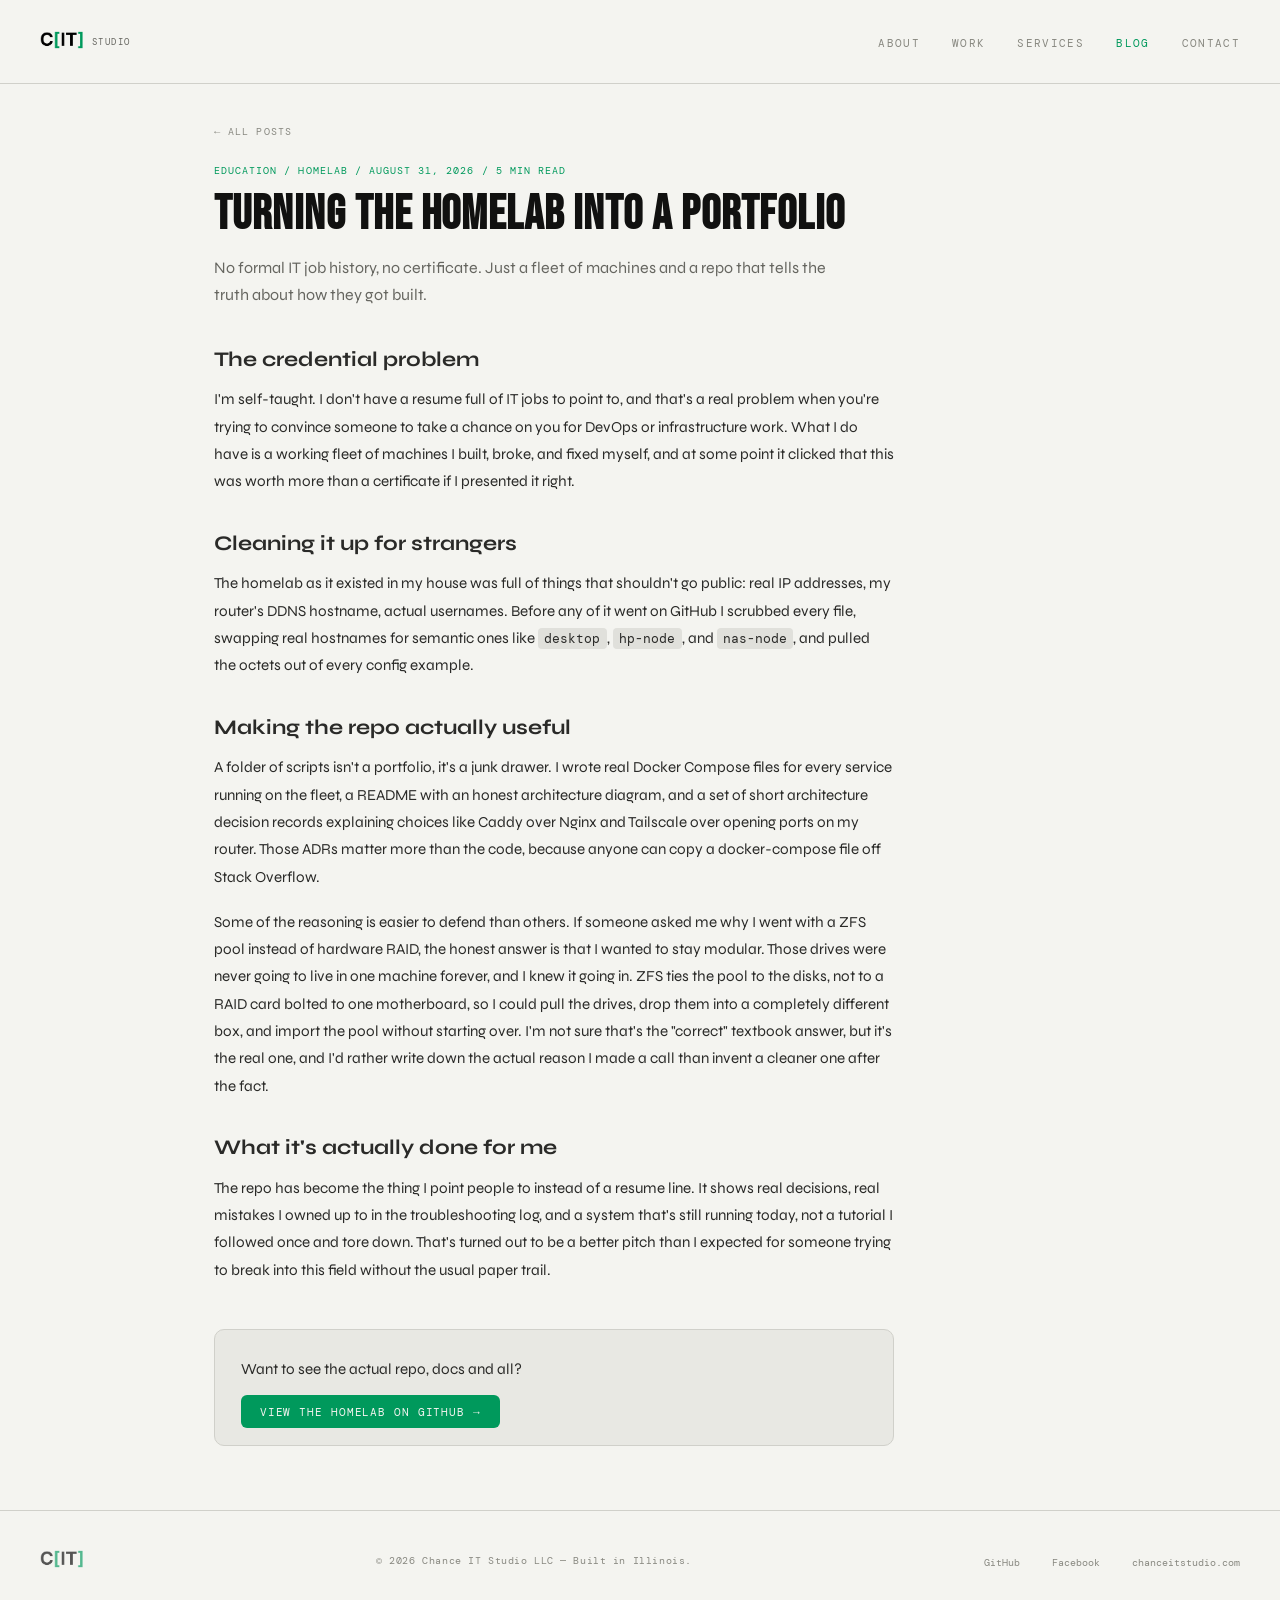
<file: blog/posts/turning-the-homelab-into-a-portfolio (1).html>
<!DOCTYPE html>
<html lang="en">
<head>
<meta charset="UTF-8">
<meta name="viewport" content="width=device-width, initial-scale=1.0">
<title>Turning the Homelab Into a Portfolio — Chance IT Studio</title>
<meta name="description" content="I'm self-taught with no IT job history. The homelab repo ended up doing more for my career transition than any certificate would have.">
<link rel="canonical" href="https://chanceitstudio.com/blog/posts/turning-the-homelab-into-a-portfolio.html">
<meta name="robots" content="index, follow">

<meta property="og:type" content="article">
<meta property="og:url" content="https://chanceitstudio.com/blog/posts/turning-the-homelab-into-a-portfolio.html">
<meta property="og:title" content="Turning the Homelab Into a Portfolio">
<meta property="og:description" content="I'm self-taught with no IT job history. The homelab repo ended up doing more for my career transition than any certificate would have.">
<meta property="og:image" content="https://chanceitstudio.com/img/CIT-black-bg.png">
<meta property="og:site_name" content="Chance IT Studio">

<link rel="icon" type="image/png" href="/img/favicon.png">
<link href="https://fonts.googleapis.com/css2?family=DM+Mono:wght@300;400;500&family=Bebas+Neue&family=Syne:wght@400;500;700;800&display=swap" rel="stylesheet">
<link rel="stylesheet" href="/blog/blog.css">
</head>
<body>

<nav id="nav">
  <a href="/" class="nav-logo">
    <picture>
      <source srcset="/img/CIT-white-bg.png" media="(prefers-color-scheme: light)">
      <img src="/img/CIT-black-bg.png" alt="Chance IT Studio" class="logo-img">
    </picture>
    <span class="logo-sub">Studio</span>
  </a>
  <ul class="nav-links">
    <li><a href="/#about">About</a></li>
    <li><a href="/#work">Work</a></li>
    <li><a href="/#services">Services</a></li>
    <li><a href="/blog/" class="active">Blog</a></li>
    <li><a href="/#contact">Contact</a></li>
  </ul>
</nav>

<main class="blog-wrap">
  <a href="/blog/" class="post-back">&larr; All posts</a>

  <header>
    <div class="post-hero-meta">Education / Homelab / August 31, 2026 / 5 min read</div>
    <h1 class="post-hero-title">Turning the Homelab Into a Portfolio</h1>
    <p class="post-dek">No formal IT job history, no certificate. Just a fleet of machines and a repo that tells the truth about how they got built.</p>
  </header>

  <article class="post-body">
    <h2>The credential problem</h2>
    <p>I'm self-taught. I don't have a resume full of IT jobs to point to, and that's a real problem when you're trying to convince someone to take a chance on you for DevOps or infrastructure work. What I do have is a working fleet of machines I built, broke, and fixed myself, and at some point it clicked that this was worth more than a certificate if I presented it right.</p>

    <h2>Cleaning it up for strangers</h2>
    <p>The homelab as it existed in my house was full of things that shouldn't go public: real IP addresses, my router's DDNS hostname, actual usernames. Before any of it went on GitHub I scrubbed every file, swapping real hostnames for semantic ones like <code>desktop</code>, <code>hp-node</code>, and <code>nas-node</code>, and pulled the octets out of every config example.</p>

    <h2>Making the repo actually useful</h2>
    <p>A folder of scripts isn't a portfolio, it's a junk drawer. I wrote real Docker Compose files for every service running on the fleet, a README with an honest architecture diagram, and a set of short architecture decision records explaining choices like Caddy over Nginx and Tailscale over opening ports on my router. Those ADRs matter more than the code, because anyone can copy a docker-compose file off Stack Overflow.</p>
    <p>Some of the reasoning is easier to defend than others. If someone asked me why I went with a ZFS pool instead of hardware RAID, the honest answer is that I wanted to stay modular. Those drives were never going to live in one machine forever, and I knew it going in. ZFS ties the pool to the disks, not to a RAID card bolted to one motherboard, so I could pull the drives, drop them into a completely different box, and import the pool without starting over. I'm not sure that's the "correct" textbook answer, but it's the real one, and I'd rather write down the actual reason I made a call than invent a cleaner one after the fact.</p>

    <h2>What it's actually done for me</h2>
    <p>The repo has become the thing I point people to instead of a resume line. It shows real decisions, real mistakes I owned up to in the troubleshooting log, and a system that's still running today, not a tutorial I followed once and tore down. That's turned out to be a better pitch than I expected for someone trying to break into this field without the usual paper trail.</p>

    <div class="post-cta">
      <p>Want to see the actual repo, docs and all?</p>
      <a class="btn" href="https://github.com/CjCrump/homelab" target="_blank">View the homelab on GitHub &rarr;</a>
    </div>
  </article>
</main>

<footer>
  <a href="/" class="nav-logo" style="opacity:.65">
    <picture>
      <source srcset="/img/CIT-white-bg.png" media="(prefers-color-scheme: light)">
      <img src="/img/CIT-black-bg.png" alt="Chance IT Studio" class="logo-img">
    </picture>
  </a>
  <div class="footer-copy">© 2026 Chance IT Studio LLC — Built in Illinois.</div>
  <ul class="footer-links">
    <li><a href="https://github.com/CjCrump" target="_blank">GitHub</a></li>
    <li><a href="https://www.facebook.com/ChanceITstudio/" target="_blank">Facebook</a></li>
    <li><a href="/">chanceitstudio.com</a></li>
  </ul>
</footer>

</body>
</html>
</file>
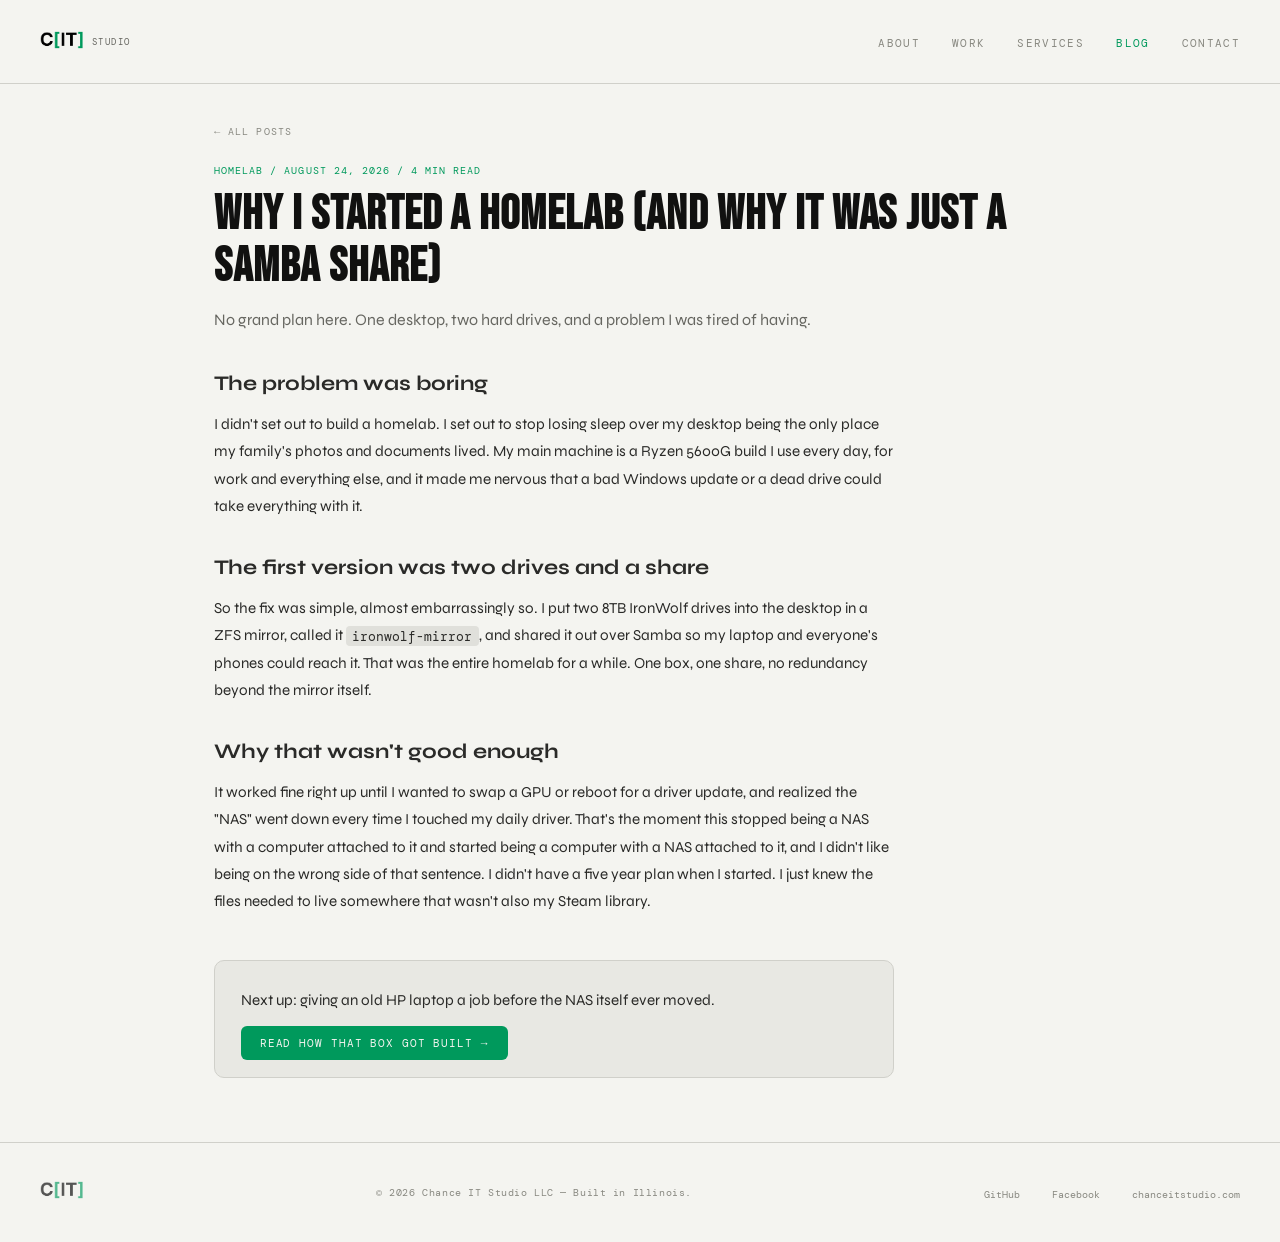
<file: blog/posts/why-i-started-a-homelab (1).html>
<!DOCTYPE html>
<html lang="en">
<head>
<meta charset="UTF-8">
<meta name="viewport" content="width=device-width, initial-scale=1.0">
<title>Why I Started a Homelab (And Why It Was Just a Samba Share) — Chance IT Studio</title>
<meta name="description" content="The homelab didn't start as a plan. It started because I got tired of my desktop being the only copy of my family's files.">
<link rel="canonical" href="https://chanceitstudio.com/blog/posts/why-i-started-a-homelab.html">
<meta name="robots" content="index, follow">

<meta property="og:type" content="article">
<meta property="og:url" content="https://chanceitstudio.com/blog/posts/why-i-started-a-homelab.html">
<meta property="og:title" content="Why I Started a Homelab (And Why It Was Just a Samba Share)">
<meta property="og:description" content="The homelab didn't start as a plan. It started because I got tired of my desktop being the only copy of my family's files.">
<meta property="og:image" content="https://chanceitstudio.com/img/CIT-black-bg.png">
<meta property="og:site_name" content="Chance IT Studio">

<link rel="icon" type="image/png" href="/img/favicon.png">
<link href="https://fonts.googleapis.com/css2?family=DM+Mono:wght@300;400;500&family=Bebas+Neue&family=Syne:wght@400;500;700;800&display=swap" rel="stylesheet">
<link rel="stylesheet" href="/blog/blog.css">
</head>
<body>

<nav id="nav">
  <a href="/" class="nav-logo">
    <picture>
      <source srcset="/img/CIT-white-bg.png" media="(prefers-color-scheme: light)">
      <img src="/img/CIT-black-bg.png" alt="Chance IT Studio" class="logo-img">
    </picture>
    <span class="logo-sub">Studio</span>
  </a>
  <ul class="nav-links">
    <li><a href="/#about">About</a></li>
    <li><a href="/#work">Work</a></li>
    <li><a href="/#services">Services</a></li>
    <li><a href="/blog/" class="active">Blog</a></li>
    <li><a href="/#contact">Contact</a></li>
  </ul>
</nav>

<main class="blog-wrap">
  <a href="/blog/" class="post-back">&larr; All posts</a>

  <header>
    <div class="post-hero-meta">Homelab / August 24, 2026 / 4 min read</div>
    <h1 class="post-hero-title">Why I Started a Homelab (And Why It Was Just a Samba Share)</h1>
    <p class="post-dek">No grand plan here. One desktop, two hard drives, and a problem I was tired of having.</p>
  </header>

  <article class="post-body">
    <h2>The problem was boring</h2>
    <p>I didn't set out to build a homelab. I set out to stop losing sleep over my desktop being the only place my family's photos and documents lived. My main machine is a Ryzen 5600G build I use every day, for work and everything else, and it made me nervous that a bad Windows update or a dead drive could take everything with it.</p>

    <h2>The first version was two drives and a share</h2>
    <p>So the fix was simple, almost embarrassingly so. I put two 8TB IronWolf drives into the desktop in a ZFS mirror, called it <code>ironwolf-mirror</code>, and shared it out over Samba so my laptop and everyone's phones could reach it. That was the entire homelab for a while. One box, one share, no redundancy beyond the mirror itself.</p>

    <h2>Why that wasn't good enough</h2>
    <p>It worked fine right up until I wanted to swap a GPU or reboot for a driver update, and realized the "NAS" went down every time I touched my daily driver. That's the moment this stopped being a NAS with a computer attached to it and started being a computer with a NAS attached to it, and I didn't like being on the wrong side of that sentence. I didn't have a five year plan when I started. I just knew the files needed to live somewhere that wasn't also my Steam library.</p>

    <div class="post-cta">
      <p>Next up: giving an old HP laptop a job before the NAS itself ever moved.</p>
      <a class="btn" href="/blog/posts/turning-a-dead-hp-laptop-into-a-server.html">Read how that box got built &rarr;</a>
    </div>
  </article>
</main>

<footer>
  <a href="/" class="nav-logo" style="opacity:.65">
    <picture>
      <source srcset="/img/CIT-white-bg.png" media="(prefers-color-scheme: light)">
      <img src="/img/CIT-black-bg.png" alt="Chance IT Studio" class="logo-img">
    </picture>
  </a>
  <div class="footer-copy">© 2026 Chance IT Studio LLC — Built in Illinois.</div>
  <ul class="footer-links">
    <li><a href="https://github.com/CjCrump" target="_blank">GitHub</a></li>
    <li><a href="https://www.facebook.com/ChanceITstudio/" target="_blank">Facebook</a></li>
    <li><a href="/">chanceitstudio.com</a></li>
  </ul>
</footer>

</body>
</html>
</file>
<file: styles.css>
/* ============================================================
   Chance IT Studio — styles.css  (radial wheel)
   ============================================================ */

*,*::before,*::after{box-sizing:border-box;margin:0;padding:0}

:root{
  --bg:#08080a; --surface:#101014; --s2:#17171e; --border:#1e1e28; --b2:#2a2a38;
  --muted:#6a6a84; --muted2:#8a8aa6; --text:#c4c4d8; --white:#eeeeff;
  --green:#00cc7a; --orange:#ff6b35; --lime:#b6e000; --cyan:#19d3ff; --magenta:#ff2e88;
  --acc:#00cc7a;
  --header:54px;
  --zoneh:62vh;
}

@media (prefers-color-scheme: light){
  :root{
    --bg:#f4f4f0; --surface:#ffffff; --s2:#ececE6; --border:#dcdcd4; --b2:#c4c4ba;
    --muted:#88887e; --muted2:#5f5f56; --text:#33332e; --white:#111110;
    --green:#00995c; --orange:#d94f1e; --lime:#6b8a00; --cyan:#0a86b8; --magenta:#c01f63;
    --acc:#00995c;
  }
}

html,body{height:100%}
body{
  background:var(--bg); color:var(--text); font-family:'Syne',sans-serif;
  overflow:hidden; position:fixed; inset:0; overscroll-behavior:none;
  -webkit-font-smoothing:antialiased;
}
body::before{
  content:''; position:fixed; inset:0; z-index:0; pointer-events:none;
  background-image:
    linear-gradient(rgba(0,204,122,.020) 1px,transparent 1px),
    linear-gradient(90deg,rgba(0,204,122,.020) 1px,transparent 1px);
  background-size:58px 58px;
}
.acc-glow{
  position:fixed; left:50%; top:30%; width:78vmin; height:78vmin; z-index:0;
  transform:translate(-50%,-50%); pointer-events:none;
  background:radial-gradient(circle, color-mix(in srgb, var(--acc) 13%, transparent) 0%, transparent 60%);
  transition:background .5s ease;
}

a{color:inherit}
button{font-family:inherit}

/* ============================ HEADER ============================ */
header{
  position:fixed; top:0; left:0; right:0; height:var(--header); z-index:60;
  display:grid; grid-template-columns:1fr auto 1fr; align-items:center;
  padding:0 clamp(14px,2.4vw,28px);
  background:color-mix(in srgb, var(--bg) 86%, transparent);
  backdrop-filter:blur(16px); border-bottom:1px solid var(--border);
}
.logo{display:flex; align-items:center; gap:.45rem; text-decoration:none; justify-self:start}
.logo img{height:32px; width:auto; display:block}
.logo .cursor{flex-shrink:0; margin-left:-2px; margin-bottom:-4px}
.logo small{font-family:'DM Mono',monospace; font-size:.54rem; letter-spacing:.18em; color:var(--muted); text-transform:uppercase}

.nav{display:flex; align-items:center; gap:.85rem; justify-self:center}
.nav-dots{display:flex; gap:8px}
.nav-dots button{
  width:8px; height:8px; border-radius:50%; background:var(--b2); border:none; padding:0; cursor:pointer;
  transition:background .2s, transform .2s; -webkit-tap-highlight-color:transparent;
}
.nav-dots button:hover{background:var(--muted2)}
.nav-dots button.on{background:var(--acc); transform:scale(1.5)}
.nav-label{font-family:'DM Mono',monospace; font-size:.64rem; letter-spacing:.16em; text-transform:uppercase; color:var(--muted2); min-width:60px}

.h-right{display:flex; align-items:center; gap:.85rem; justify-self:end}
.soc{color:var(--muted); display:flex; transition:color .2s}
.soc:hover{color:var(--acc)}
.soc svg{width:17px; height:17px; display:block; fill:currentColor}
.h-cta{
  font-family:'DM Mono',monospace; font-size:.62rem; font-weight:500; letter-spacing:.1em; text-transform:uppercase;
  color:#000; background:var(--acc); text-decoration:none; padding:.5rem .9rem; white-space:nowrap;
  clip-path:polygon(0 0,calc(100% - 8px) 0,100% 8px,100% 100%,8px 100%,0 calc(100% - 8px));
  transition:opacity .2s, transform .15s;
}
.h-cta:hover{opacity:.85; transform:translateY(-1px)}

/* ============================ STAGE / WHEEL ============================ */
.stage{
  position:fixed; top:var(--header); left:0; right:0; bottom:0; z-index:1;
  overflow:hidden; touch-action:pan-y; cursor:grab;
}
.stage:active{cursor:grabbing}

.tiles{position:absolute; inset:0}
.tile{
  position:absolute; left:50%; top:50%;
  width:clamp(330px, 48vw, 820px); max-height:var(--zoneh);
  background:var(--surface); border:1px solid var(--border); border-top:3px solid var(--acc);
  border-radius:20px; padding:clamp(24px,3.2vw,46px);
  display:flex; flex-direction:column; justify-content:safe center; gap:1.05rem;
  overflow-y:auto; scrollbar-width:thin; will-change:transform,left,top,opacity;
  transform-origin:center center;
}
.tile::-webkit-scrollbar{width:6px}
.tile::-webkit-scrollbar-thumb{background:var(--b2); border-radius:6px}

/* content */
.eyebrow{font-family:'DM Mono',monospace; font-size:.62rem; letter-spacing:.22em; text-transform:uppercase; color:var(--acc); display:flex; align-items:center; gap:.7rem}
.eyebrow::before{content:''; width:1.4rem; height:1px; background:var(--acc)}
.sh{font-family:'Bebas Neue',sans-serif; font-size:clamp(2.2rem,4.8vw,3.9rem); line-height:.92; letter-spacing:.01em; color:var(--white)}
.lead{font-size:clamp(.9rem,1.45vw,1.08rem); line-height:1.65; color:var(--text)}
.lead b{color:var(--white); font-weight:700}

.hero-name{font-family:'Bebas Neue',sans-serif; font-size:clamp(3.4rem,8.5vw,6.6rem); line-height:.86; letter-spacing:.015em; color:var(--white)}
.hero-name .g{color:var(--green)}
.role{font-family:'DM Mono',monospace; font-size:clamp(.62rem,1.3vw,.74rem); letter-spacing:.08em; color:var(--muted2)}
.cta-row{display:flex; gap:.7rem; flex-wrap:wrap; margin-top:.3rem}
.btn{font-family:'DM Mono',monospace; font-size:.68rem; font-weight:500; letter-spacing:.1em; text-transform:uppercase; text-decoration:none; cursor:pointer; transition:opacity .2s, transform .15s, border-color .2s, color .2s; border:none}
.btn-fill{padding:.72rem 1.4rem; background:var(--acc); color:#000; clip-path:polygon(0 0,calc(100% - 10px) 0,100% 10px,100% 100%,10px 100%,0 calc(100% - 10px))}
.btn-fill:hover{opacity:.85; transform:translateY(-2px)}
.btn-line{padding:.7rem 1.25rem; border:1px solid var(--b2); color:var(--muted2); background:none}
.btn-line:hover{border-color:var(--white); color:var(--white)}

.chips{display:flex; flex-wrap:wrap; gap:.4rem; margin-top:.2rem}
.chips span{font-family:'DM Mono',monospace; font-size:.56rem; color:var(--muted2); border:1px solid var(--b2); padding:.26rem .5rem; letter-spacing:.04em}

.proj-grid{display:grid; grid-template-columns:1fr 1fr; gap:.7rem; margin-top:.2rem}
.proj{position:relative; display:flex; flex-direction:column; gap:.4rem; text-decoration:none; color:inherit;
  background:var(--bg); border:1px solid var(--border); border-radius:10px; padding:.85rem .9rem; overflow:hidden; transition:background .2s, transform .15s}
.proj::before{content:''; position:absolute; left:0; top:0; width:3px; height:0; background:var(--pa,var(--green)); transition:height .3s}
.proj:hover{background:var(--s2); transform:translateY(-2px)}
.proj:hover::before{height:100%}
.proj-top{display:flex; justify-content:space-between; align-items:flex-start; gap:.4rem}
.proj-name{font-size:.98rem; font-weight:700; color:var(--white); line-height:1.15}
.proj-arrow{color:var(--muted); font-size:.85rem; transition:color .2s, transform .2s}
.proj:hover .proj-arrow{color:var(--pa,var(--green)); transform:translate(2px,-2px)}
.proj-desc{font-size:.78rem; line-height:1.5; color:var(--muted2); flex:1}
.proj-stack{display:flex; gap:.28rem; flex-wrap:wrap}
.proj-stack span{font-family:'DM Mono',monospace; font-size:.52rem; color:var(--muted); border:1px solid var(--border); padding:.12rem .34rem}

.svc-grid{display:grid; grid-template-columns:1fr 1fr; gap:.5rem 1.1rem; margin-top:.2rem}
.svc{display:flex; gap:.6rem; align-items:flex-start; padding:.4rem 0; border-bottom:1px solid var(--border)}
.svc .n{font-family:'DM Mono',monospace; font-size:.58rem; color:var(--acc); padding-top:.2rem}
.svc .nm{font-size:.9rem; font-weight:700; color:var(--white)}
.svc .ds{font-size:.75rem; line-height:1.45; color:var(--muted2)}

.steps{display:flex; flex-direction:column; gap:0; margin-top:.2rem}
.step{display:grid; grid-template-columns:2.2rem 1fr; gap:.8rem; padding:.6rem 0; border-bottom:1px solid var(--border)}
.step .n{font-family:'DM Mono',monospace; font-size:.6rem; color:var(--acc); padding-top:.15rem}
.step .nm{font-size:.95rem; font-weight:700; color:var(--white); margin-bottom:.15rem}
.step .ds{font-size:.77rem; line-height:1.5; color:var(--muted2)}

.cform{display:flex; flex-direction:column; gap:.7rem; margin-top:.2rem}
.frow{display:grid; grid-template-columns:1fr 1fr; gap:.7rem}
.field{display:flex; flex-direction:column; gap:.3rem}
.field label{font-family:'DM Mono',monospace; font-size:.55rem; color:var(--muted); text-transform:uppercase; letter-spacing:.12em}
.field input,.field textarea{
  background:var(--bg); border:1px solid var(--b2); color:var(--white);
  font-family:'Syne',sans-serif; font-size:.86rem; padding:.6rem .8rem; outline:none;
  border-radius:0; -webkit-appearance:none; transition:border-color .2s}
.field input:focus,.field textarea:focus{border-color:var(--acc)}
.field textarea{min-height:78px; resize:vertical}
.honeypot{position:absolute; left:-9999px}
.form-foot{display:flex; align-items:center; gap:1rem; flex-wrap:wrap}
#fstatus{font-family:'DM Mono',monospace; font-size:.64rem; color:var(--acc); opacity:0; transition:opacity .3s}
.contact-links{display:flex; gap:1rem; flex-wrap:wrap; margin-top:.2rem}
.clink{font-family:'DM Mono',monospace; font-size:.62rem; letter-spacing:.06em; color:var(--muted2); text-decoration:none; display:flex; align-items:center; gap:.4rem; transition:color .2s}
.clink::before{content:'→'; color:var(--acc)}
.clink:hover{color:var(--white)}
.copy{font-family:'DM Mono',monospace; font-size:.54rem; color:var(--muted); letter-spacing:.05em; margin-top:.3rem}

/* ============================ AVATAR DECK ============================ */
.deck{
  position:absolute; left:50%; top:50%; transform:translate(-50%,-50%); z-index:55;
  display:flex; align-items:center; gap:clamp(16px,4vw,40px);
}
.runner{position:relative; width:clamp(46px,6.5vw,64px)}
.runner svg{display:block; width:100%; height:auto; overflow:visible; image-rendering:pixelated; image-rendering:crisp-edges}
.runner::after{content:''; position:absolute; left:50%; bottom:-9px; width:120%; height:13px; transform:translateX(-50%);
  background:radial-gradient(ellipse, color-mix(in srgb,var(--acc) 60%,transparent) 0%, transparent 70%); opacity:.55; transition:background .35s}
.runner .leg,.runner #arm{transform-box:fill-box; transform-origin:50% 0%}

.ctrl{
  width:clamp(48px,6.5vw,58px); height:clamp(48px,6.5vw,58px); border-radius:50%;
  background:var(--surface); border:1px solid var(--b2); color:var(--muted);
  display:flex; align-items:center; justify-content:center; cursor:pointer;
  transition:border-color .15s,color .15s,background .15s,transform .1s; -webkit-tap-highlight-color:transparent; touch-action:none}
.ctrl:hover{color:var(--white); border-color:var(--white)}
.ctrl.live{border-color:var(--acc); color:var(--acc); background:color-mix(in srgb,var(--acc) 12%,var(--surface)); transform:scale(.94)}
.ctrl svg{width:42%; height:42%; fill:currentColor}
.ctrl:focus-visible{outline:2px solid var(--acc); outline-offset:3px}

.hint{position:absolute; bottom:8px; left:50%; transform:translateX(-50%); z-index:55;
  font-family:'DM Mono',monospace; font-size:9px; letter-spacing:.14em; text-transform:uppercase; color:var(--muted); opacity:.75; white-space:nowrap}

/* ============================ RESPONSIVE ============================ */
@media (max-width:720px){
  :root{--header:50px}
  .proj-grid{grid-template-columns:1fr 1fr}
  .svc-grid{grid-template-columns:1fr}
  .frow{grid-template-columns:1fr}
  .h-cta{display:none}
  .nav-label{display:none}
  .logo small{display:none}
}
@media (max-width:430px){
  .proj-grid{grid-template-columns:1fr}
}

@media (prefers-reduced-motion: reduce){
  .acc-glow,.runner::after{transition:none}
}
</file>
<file: blog/blog.css>
*, *::before, *::after { box-sizing: border-box; margin: 0; padding: 0; }

:root {
  --bg:      #08080a;
  --surface: #101014;
  --s2:      #17171e;
  --border:  #1e1e28;
  --b2:      #2a2a38;
  --green:   #00cc7a;
  --orange:  #ff6b35;
  --lime:    #8db800;
  --muted:   #48485f;
  --muted2:  #6a6a84;
  --text:    #c4c4d8;
  --white:   #eeeeff;
  --nav-scrolled-bg: rgba(8,8,10,.96);
}

@media (prefers-color-scheme: light) {
  :root {
    --bg:      #f4f4f0;
    --surface: #e8e8e3;
    --s2:      #e0e0db;
    --border:  #d0d0ca;
    --b2:      #b8b8b0;
    --green:   #00995c;
    --orange:  #d94f1e;
    --lime:    #6b8a00;
    --muted:   #888880;
    --muted2:  #666660;
    --text:    #2a2a28;
    --white:   #111110;
    --nav-scrolled-bg: rgba(244,244,240,.96);
  }
}

html { scroll-behavior: smooth; }
body {
  background: var(--bg); color: var(--text);
  font-family: 'Syne', sans-serif;
  -webkit-font-smoothing: antialiased;
  min-height: 100vh;
}

/* ── NAV (matches main site) ── */
nav {
  position:fixed; top:0; left:0; right:0; z-index:200;
  padding:1.1rem 2.5rem;
  display:flex; justify-content:space-between; align-items:center;
  border-bottom:1px solid var(--border); background:var(--nav-scrolled-bg);
  backdrop-filter:blur(18px);
}
.nav-logo { display:flex; align-items:center; gap:.5rem; text-decoration:none; }
.logo-img  { height:44px; width:auto; flex-shrink:0; }
.logo-sub  { font-family:'DM Mono',monospace; font-size:.57rem; color:var(--muted2); letter-spacing:.16em; text-transform:uppercase; }
.nav-links { display:flex; gap:2rem; list-style:none; }
.nav-links a {
  font-family:'DM Mono',monospace; font-size:.7rem;
  color:var(--muted); text-decoration:none;
  letter-spacing:.12em; text-transform:uppercase; transition:color .2s;
}
.nav-links a:hover, .nav-links a.active { color:var(--green); }

/* ── FOOTER (matches main site) ── */
footer { padding:1.6rem 2.5rem; border-top:1px solid var(--border); background:var(--bg); display:flex; justify-content:space-between; align-items:center; flex-wrap:wrap; gap:1rem; }
.footer-copy { font-family:'DM Mono',monospace; font-size:.6rem; color:var(--muted); letter-spacing:.06em; }
.footer-links { display:flex; gap:2rem; list-style:none; }
.footer-links a { font-family:'DM Mono',monospace; font-size:.6rem; color:var(--muted); text-decoration:none; transition:color .2s; }
.footer-links a:hover { color:var(--green); }

/* ── BLOG SHELL ── */
main.blog-wrap { max-width:900px; margin:0 auto; padding:7.5rem 1.5rem 4rem; }

/* ── INDEX: header + chips ── */
.blog-header { margin-bottom:2.5rem; }
.blog-eyebrow { font-family:'DM Mono',monospace; font-size:.65rem; letter-spacing:.2em; text-transform:uppercase; color:var(--green); margin-bottom:.9rem; }
.blog-h1 { font-family:'Bebas Neue',sans-serif; font-size:clamp(2.2rem,5vw,3.4rem); letter-spacing:.02em; color:var(--white); line-height:1.05; }

.chip-row { display:flex; flex-wrap:wrap; gap:.6rem; margin:1.8rem 0 2.4rem; }
.chip {
  font-family:'DM Mono',monospace; font-size:.65rem; letter-spacing:.08em; text-transform:uppercase;
  color:var(--muted); background:var(--surface); border:1px solid var(--border);
  padding:.4rem .9rem; border-radius:100px; cursor:pointer; transition:color .2s,border-color .2s;
}
.chip:hover { color:var(--text); border-color:var(--b2); }
.chip.active { color:var(--bg); background:var(--green); border-color:var(--green); }

/* ── INDEX: post cards ── */
.post-grid { display:flex; flex-direction:column; gap:1rem; }
.post-card {
  display:block; text-decoration:none; background:var(--surface); border:1px solid var(--border);
  border-radius:10px; padding:1.4rem 1.6rem; transition:border-color .2s,transform .15s;
}
.post-card:hover { border-color:var(--b2); transform:translateX(3px); }
.post-meta { font-family:'DM Mono',monospace; font-size:.62rem; letter-spacing:.1em; text-transform:uppercase; color:var(--green); margin-bottom:.5rem; }
.post-meta .sep { color:var(--muted); margin:0 .5rem; }
.post-title { font-family:'Syne',sans-serif; font-weight:700; font-size:1.15rem; color:var(--text); margin-bottom:.4rem; }
.post-excerpt { font-size:.85rem; color:var(--muted2); line-height:1.6; }
.post-empty { font-family:'DM Mono',monospace; font-size:.75rem; color:var(--muted); padding:2rem 0; }

/* ── POST PAGE ── */
.post-back { font-family:'DM Mono',monospace; font-size:.65rem; letter-spacing:.1em; text-transform:uppercase; color:var(--muted); text-decoration:none; display:inline-block; margin-bottom:1.6rem; }
.post-back:hover { color:var(--green); }
.post-hero-meta { font-family:'DM Mono',monospace; font-size:.65rem; letter-spacing:.1em; text-transform:uppercase; color:var(--green); margin-bottom:.8rem; }
.post-hero-title { font-family:'Bebas Neue',sans-serif; font-size:clamp(2rem,5vw,3rem); letter-spacing:.02em; color:var(--white); line-height:1.08; margin-bottom:.8rem; }
.post-dek { font-size:1rem; color:var(--muted2); line-height:1.7; max-width:640px; margin-bottom:2.4rem; }

article.post-body { max-width:680px; }
article.post-body h2 { font-family:'Syne',sans-serif; font-weight:700; font-size:1.3rem; color:var(--text); margin:2.2rem 0 .9rem; }
article.post-body p { font-size:.95rem; color:var(--text); line-height:1.8; margin-bottom:1.1rem; }
article.post-body a { color:var(--green); }
article.post-body pre {
  background:var(--s2); border:1px solid var(--border); border-radius:8px;
  padding:1rem 1.2rem; overflow-x:auto; margin:1.2rem 0;
}
article.post-body code { font-family:'DM Mono',monospace; font-size:.8rem; color:var(--text); }
article.post-body p code { background:var(--s2); padding:.1rem .4rem; border-radius:4px; }

.post-cta { margin-top:2.8rem; padding:1.6rem; background:var(--surface); border:1px solid var(--border); border-radius:10px; }
.post-cta p { color:var(--text); margin-bottom:.9rem; }
.post-cta a.btn {
  font-family:'DM Mono',monospace; font-size:.7rem; letter-spacing:.08em; text-transform:uppercase;
  color:var(--bg); background:var(--green); padding:.6rem 1.2rem; border-radius:6px; text-decoration:none;
}

@media (max-width:640px) {
  nav { padding:1rem 1.25rem; }
  .nav-links { display:none; }
}
</file>
